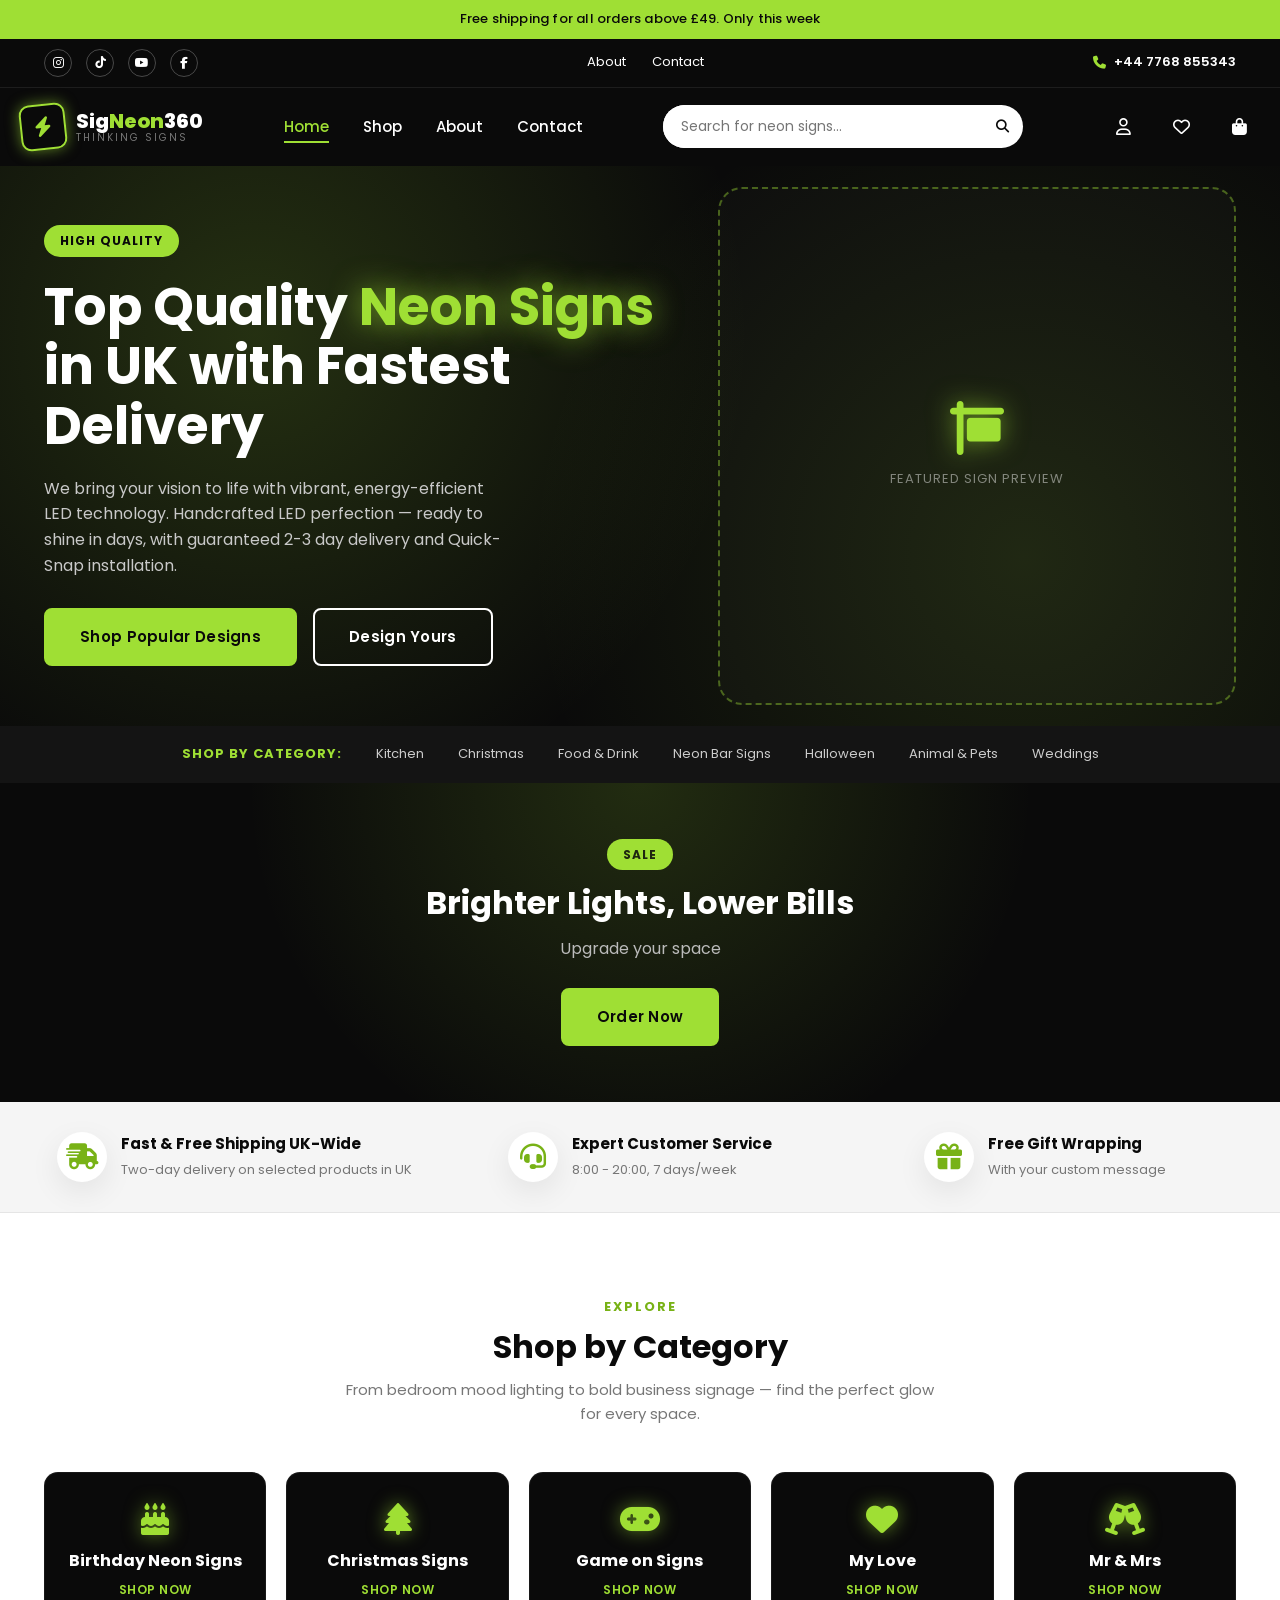
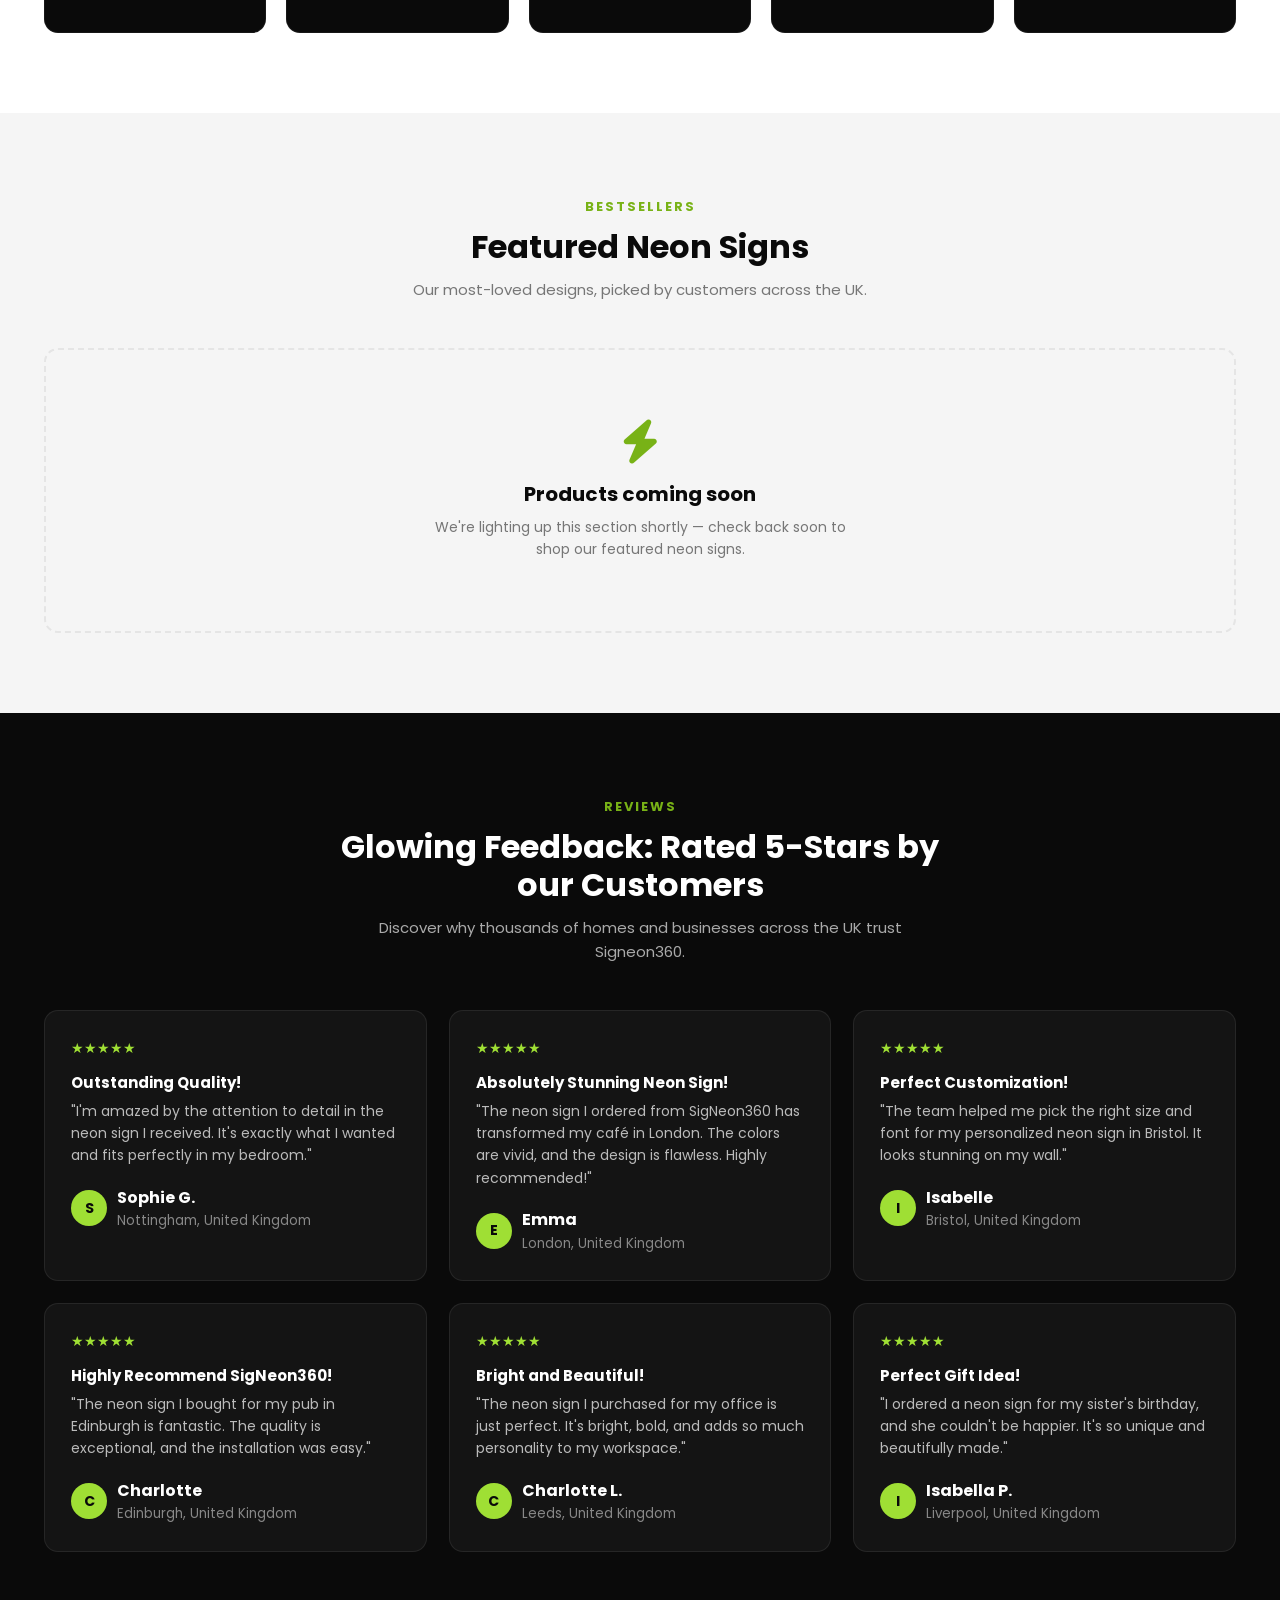
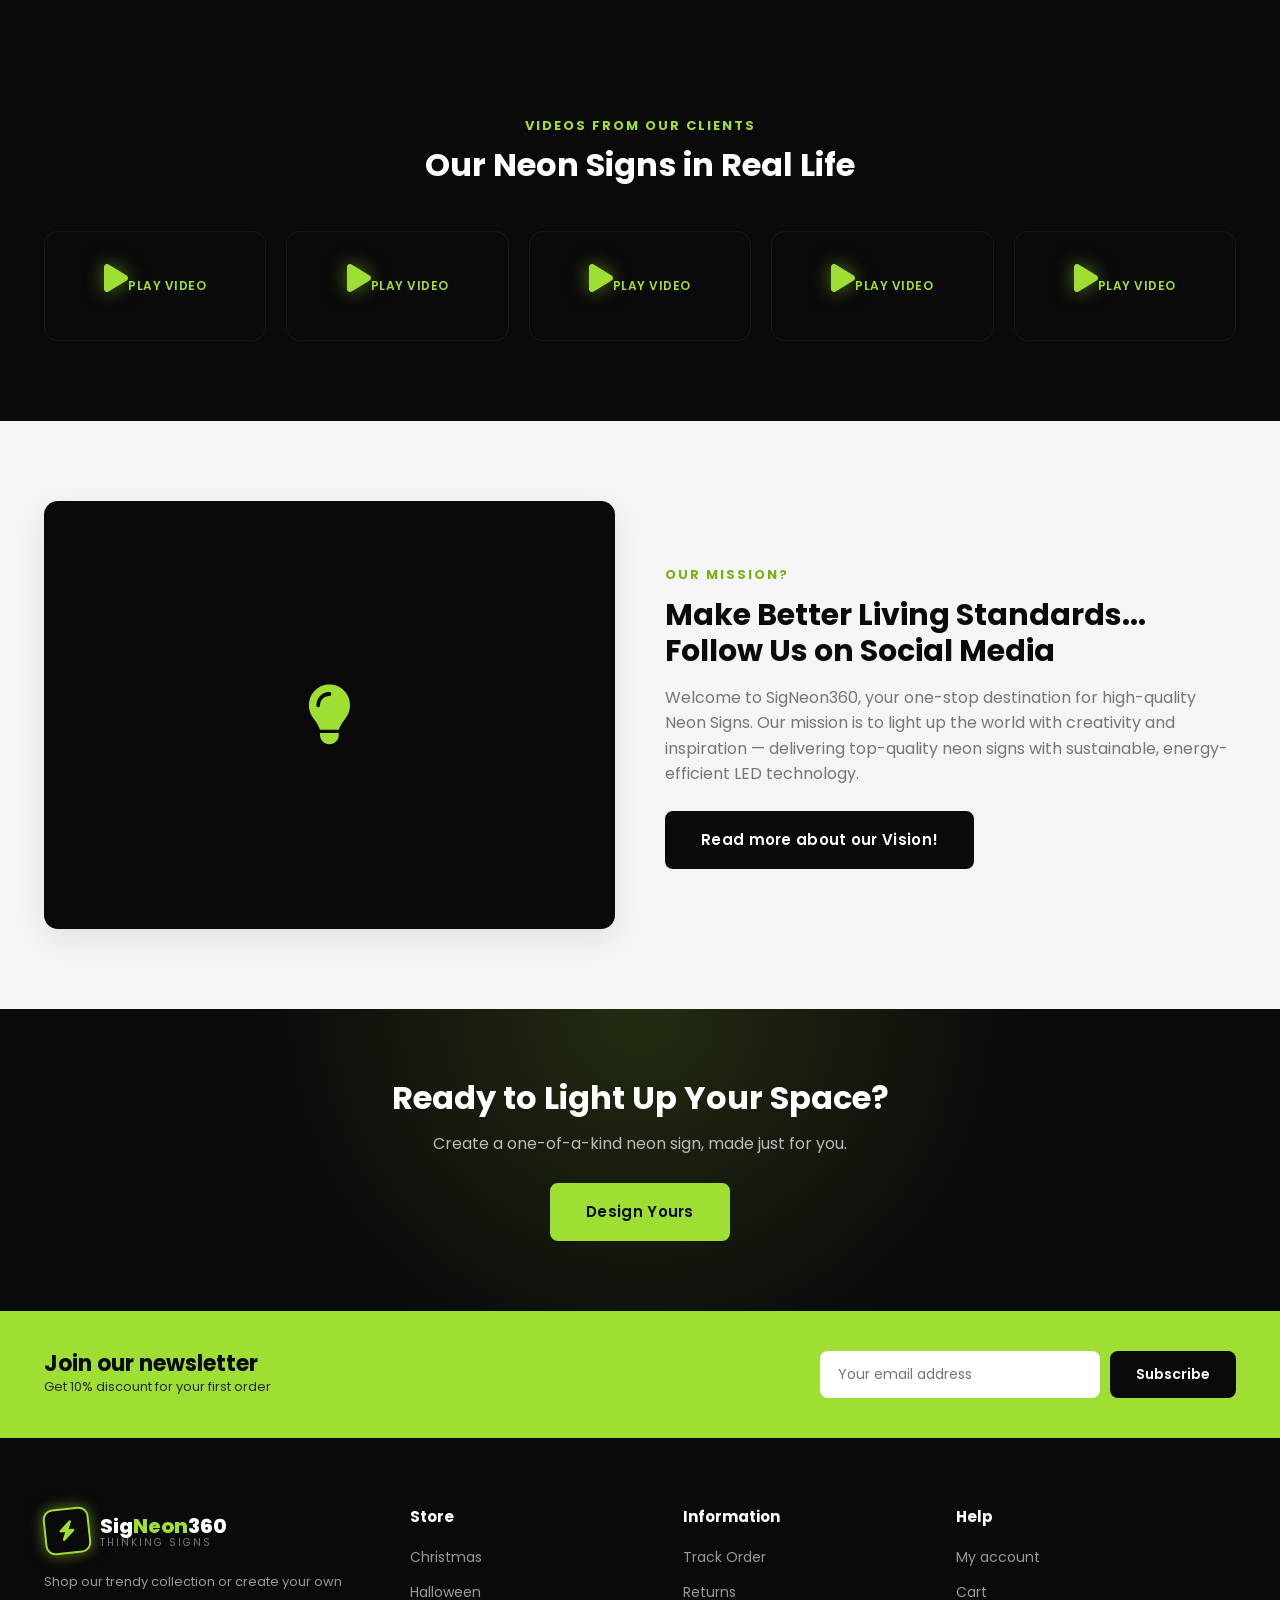
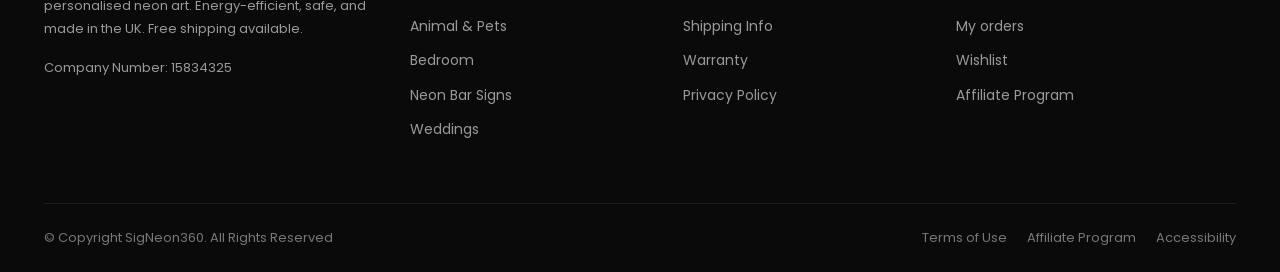
<file: index.html>
<!DOCTYPE html>
<html lang="en">
<head>
<meta charset="UTF-8">
<meta name="viewport" content="width=device-width, initial-scale=1.0">
<title>Signeon360 | Custom LED Neon Signs</title>
<meta name="description" content="Shop premium custom LED neon signs. Energy-efficient, safe, made to order — with fast UK-wide delivery.">
<link rel="stylesheet" href="css/style.css">
<link rel="stylesheet" href="https://cdnjs.cloudflare.com/ajax/libs/font-awesome/6.7.2/css/all.min.css">
</head>
<body>

<div class="announce-bar">Free shipping for all orders above £49. Only this week</div>

<header>
  <div class="header-top">
    <div class="container">
      <div class="socials">
        <a href="https://www.instagram.com/signeon360/" target="_blank" rel="noopener" aria-label="Instagram"><i class="fa-brands fa-instagram"></i></a>
        <a href="https://www.tiktok.com/@sign_neon360" target="_blank" rel="noopener" aria-label="TikTok"><i class="fa-brands fa-tiktok"></i></a>
        <a href="https://www.youtube.com/@SigNeon360" target="_blank" rel="noopener" aria-label="YouTube"><i class="fa-brands fa-youtube"></i></a>
        <a href="https://www.facebook.com/signeon360" target="_blank" rel="noopener" aria-label="Facebook"><i class="fa-brands fa-facebook-f"></i></a>
      </div>
      <div class="top-links">
        <a href="about.html">About</a>
        <a href="contact.html">Contact</a>
      </div>
      <div class="top-phone"><i class="fa-solid fa-phone"></i> +44 7768 855343</div>
    </div>
  </div>

  <div class="header-main">
    <nav class="navbar container">
      <button class="mobile-toggle" id="mobile-toggle" aria-label="Toggle menu"><i class="fa-solid fa-bars"></i></button>

      <a href="index.html" class="logo">
        <span class="logo-mark"><i class="fa-solid fa-bolt"></i></span>
        <span class="logo-text"><strong>Sig<span>Neon</span>360</strong><small>Thinking Signs</small></span>
      </a>

      <ul class="nav-links" id="nav-links">
        <li><a href="index.html" class="active">Home</a></li>
        <li><a href="shop.html">Shop</a></li>
        <li><a href="about.html">About</a></li>
        <li><a href="contact.html">Contact</a></li>
      </ul>

      <form class="header-search">
        <input type="text" placeholder="Search for neon signs...">
        <button type="submit"><i class="fa-solid fa-magnifying-glass"></i></button>
      </form>

      <div class="nav-icons">
        <a href="#" aria-label="Account"><i class="fa-regular fa-user"></i></a>
        <a href="#" aria-label="Wishlist"><i class="fa-regular fa-heart"></i></a>
        <a href="cart.html" aria-label="Cart"><i class="fa-solid fa-bag-shopping"></i><span class="cart-count">0</span></a>
      </div>
    </nav>
  </div>
</header>

<main>

  <!-- HERO -->
  <section class="hero">
    <div class="container hero-grid">
      <div class="hero-content">
        <span class="hero-badge">High Quality</span>
        <h1>Top Quality <span>Neon Signs</span> in UK with Fastest Delivery</h1>
        <p>We bring your vision to life with vibrant, energy-efficient LED technology. Handcrafted LED perfection — ready to shine in days, with guaranteed 2-3 day delivery and Quick-Snap installation.</p>
        <div class="hero-actions">
          <a href="shop.html" class="btn btn-neon">Shop Popular Designs</a>
          <a href="contact.html" class="btn btn-outline" style="border-color:#fff;color:#fff;">Design Yours</a>
        </div>
      </div>
      <div class="hero-visual" id="hero-visual">
        <i class="fa-solid fa-sign-hanging"></i>
        <span>Featured Sign Preview</span>
      </div>
    </div>
  </section>

  <!-- SHOP BY CATEGORY MARQUEE -->
  <section style="background:var(--black-soft);padding:18px 0;overflow:hidden;">
    <div class="container">
      <div style="display:flex;flex-wrap:wrap;justify-content:center;gap:14px 34px;">
        <span style="color:var(--neon);font-size:13px;font-weight:700;letter-spacing:1px;text-transform:uppercase;">Shop by category:</span>
        <a href="shop.html?category=popular-designs-neon-signs-for-home-kitchen" class="cat-marquee-link">Kitchen</a>
        <a href="shop.html?category=popular-designs-christmas" class="cat-marquee-link">Christmas</a>
        <a href="shop.html?category=popular-designs-food-drink" class="cat-marquee-link">Food &amp; Drink</a>
        <a href="shop.html?category=popular-designs-neon-bar-signs" class="cat-marquee-link">Neon Bar Signs</a>
        <a href="shop.html?category=popular-designs-neon-signs-for-events-halloween" class="cat-marquee-link">Halloween</a>
        <a href="shop.html?category=popular-designs-animal-pets" class="cat-marquee-link">Animal &amp; Pets</a>
        <a href="shop.html?category=popular-designs-neon-signs-for-events-weddings" class="cat-marquee-link">Weddings</a>
      </div>
    </div>
  </section>

  <!-- SALE BANNER -->
  <section class="cta-banner" style="padding:56px 0;">
    <div class="container">
      <span class="hero-badge" style="margin-bottom:14px;">Sale</span>
      <h2>Brighter Lights, Lower Bills</h2>
      <p>Upgrade your space</p>
      <a href="shop.html" class="btn btn-neon">Order Now</a>
    </div>
  </section>

  <!-- TRUST STRIP -->
  <section class="trust-strip">
    <div class="container trust-grid">
      <div class="trust-item">
        <i class="fa-solid fa-truck-fast"></i>
        <div><strong>Fast & Free Shipping UK-Wide</strong><small>Two-day delivery on selected products in UK</small></div>
      </div>
      <div class="trust-item">
        <i class="fa-solid fa-headset"></i>
        <div><strong>Expert Customer Service</strong><small>8:00 - 20:00, 7 days/week</small></div>
      </div>
      <div class="trust-item">
        <i class="fa-solid fa-gift"></i>
        <div><strong>Free Gift Wrapping</strong><small>With your custom message</small></div>
      </div>
    </div>
  </section>

  <!-- CATEGORIES -->
  <section class="section">
    <div class="container">
      <div class="section-heading">
        <span class="eyebrow">Explore</span>
        <h2>Shop by Category</h2>
        <p>From bedroom mood lighting to bold business signage — find the perfect glow for every space.</p>
      </div>
      <div class="category-grid">
        <a href="shop.html" class="category-card">
          <i class="fa-solid fa-cake-candles"></i>
          <h3>Birthday Neon Signs</h3>
          <span>Shop now</span>
        </a>
        <a href="shop.html" class="category-card">
          <i class="fa-solid fa-tree"></i>
          <h3>Christmas Signs</h3>
          <span>Shop now</span>
        </a>
        <a href="shop.html" class="category-card">
          <i class="fa-solid fa-gamepad"></i>
          <h3>Game on Signs</h3>
          <span>Shop now</span>
        </a>
        <a href="shop.html" class="category-card">
          <i class="fa-solid fa-heart"></i>
          <h3>My Love</h3>
          <span>Shop now</span>
        </a>
        <a href="shop.html" class="category-card">
          <i class="fa-solid fa-champagne-glasses"></i>
          <h3>Mr &amp; Mrs</h3>
          <span>Shop now</span>
        </a>
      </div>
    </div>
  </section>

  <!-- FEATURED PRODUCTS (empty — to be added later) -->
  <section class="section" style="background:var(--light);">
    <div class="container">
      <div class="section-heading">
        <span class="eyebrow">Bestsellers</span>
        <h2>Featured Neon Signs</h2>
        <p>Our most-loved designs, picked by customers across the UK.</p>
      </div>
      <div class="product-grid" id="featured-products">
        <div class="empty-state">
          <i class="fa-solid fa-bolt"></i>
          <h3>Products coming soon</h3>
          <p>We're lighting up this section shortly — check back soon to shop our featured neon signs.</p>
        </div>
      </div>
    </div>
  </section>

  <!-- TESTIMONIALS -->
  <section class="section testimonial-strip">
    <div class="container">
      <div class="section-heading">
        <span class="eyebrow">Reviews</span>
        <h2>Glowing Feedback: Rated 5-Stars by our Customers</h2>
        <p>Discover why thousands of homes and businesses across the UK trust Signeon360.</p>
      </div>
      <div class="testimonial-grid">
        <div class="testimonial-card">
          <div class="stars">★★★★★</div>
          <h4>Outstanding Quality!</h4>
          <p>"I'm amazed by the attention to detail in the neon sign I received. It's exactly what I wanted and fits perfectly in my bedroom."</p>
          <div class="testimonial-author">
            <div class="avatar">S</div>
            <div><strong>Sophie G.</strong><small>Nottingham, United Kingdom</small></div>
          </div>
        </div>
        <div class="testimonial-card">
          <div class="stars">★★★★★</div>
          <h4>Absolutely Stunning Neon Sign!</h4>
          <p>"The neon sign I ordered from SigNeon360 has transformed my café in London. The colors are vivid, and the design is flawless. Highly recommended!"</p>
          <div class="testimonial-author">
            <div class="avatar">E</div>
            <div><strong>Emma</strong><small>London, United Kingdom</small></div>
          </div>
        </div>
        <div class="testimonial-card">
          <div class="stars">★★★★★</div>
          <h4>Perfect Customization!</h4>
          <p>"The team helped me pick the right size and font for my personalized neon sign in Bristol. It looks stunning on my wall."</p>
          <div class="testimonial-author">
            <div class="avatar">I</div>
            <div><strong>Isabelle</strong><small>Bristol, United Kingdom</small></div>
          </div>
        </div>
        <div class="testimonial-card">
          <div class="stars">★★★★★</div>
          <h4>Highly Recommend SigNeon360!</h4>
          <p>"The neon sign I bought for my pub in Edinburgh is fantastic. The quality is exceptional, and the installation was easy."</p>
          <div class="testimonial-author">
            <div class="avatar">C</div>
            <div><strong>Charlotte</strong><small>Edinburgh, United Kingdom</small></div>
          </div>
        </div>
        <div class="testimonial-card">
          <div class="stars">★★★★★</div>
          <h4>Bright and Beautiful!</h4>
          <p>"The neon sign I purchased for my office is just perfect. It's bright, bold, and adds so much personality to my workspace."</p>
          <div class="testimonial-author">
            <div class="avatar">C</div>
            <div><strong>Charlotte L.</strong><small>Leeds, United Kingdom</small></div>
          </div>
        </div>
        <div class="testimonial-card">
          <div class="stars">★★★★★</div>
          <h4>Perfect Gift Idea!</h4>
          <p>"I ordered a neon sign for my sister's birthday, and she couldn't be happier. It's so unique and beautifully made."</p>
          <div class="testimonial-author">
            <div class="avatar">I</div>
            <div><strong>Isabella P.</strong><small>Liverpool, United Kingdom</small></div>
          </div>
        </div>
      </div>
    </div>
  </section>

  <!-- VIDEOS FROM CLIENTS -->
  <section class="section" style="background:var(--black);">
    <div class="container">
      <div class="section-heading">
        <span class="eyebrow" style="color:var(--neon);">Videos from our clients</span>
        <h2 style="color:#fff;">Our Neon Signs in Real Life</h2>
      </div>
      <div class="category-grid video-grid">
        <div class="category-card" style="cursor:default;"><i class="fa-solid fa-play"></i><span>Play Video</span></div>
        <div class="category-card" style="cursor:default;"><i class="fa-solid fa-play"></i><span>Play Video</span></div>
        <div class="category-card" style="cursor:default;"><i class="fa-solid fa-play"></i><span>Play Video</span></div>
        <div class="category-card" style="cursor:default;"><i class="fa-solid fa-play"></i><span>Play Video</span></div>
        <div class="category-card" style="cursor:default;"><i class="fa-solid fa-play"></i><span>Play Video</span></div>
      </div>
    </div>
  </section>

  <!-- MISSION -->
  <section class="section mission">
    <div class="container mission-grid">
      <div class="mission-visual"><i class="fa-solid fa-lightbulb"></i></div>
      <div class="mission-content">
        <span class="eyebrow">Our Mission?</span>
        <h2>Make Better Living Standards... Follow Us on Social Media</h2>
        <p>Welcome to SigNeon360, your one-stop destination for high-quality Neon Signs. Our mission is to light up the world with creativity and inspiration — delivering top-quality neon signs with sustainable, energy-efficient LED technology.</p>
        <a href="about.html" class="btn">Read more about our Vision!</a>
      </div>
    </div>
  </section>

  <!-- CTA -->
  <section class="cta-banner">
    <div class="container">
      <h2>Ready to Light Up Your Space?</h2>
      <p>Create a one-of-a-kind neon sign, made just for you.</p>
      <a href="contact.html" class="btn btn-neon">Design Yours</a>
    </div>
  </section>

</main>

<!-- NEWSLETTER -->
<div class="newsletter">
  <div class="container">
    <div>
      <h3>Join our newsletter</h3>
      <p>Get 10% discount for your first order</p>
    </div>
    <form class="newsletter-form" data-placeholder-form="Thanks for subscribing!">
      <input type="email" placeholder="Your email address" required>
      <button type="submit">Subscribe</button>
    </form>
  </div>
</div>

<footer class="site-footer">
  <div class="container">
    <div class="footer-grid">
      <div class="footer-col">
        <a href="index.html" class="logo">
          <span class="logo-mark"><i class="fa-solid fa-bolt"></i></span>
          <span class="logo-text"><strong>Sig<span>Neon</span>360</strong><small>Thinking Signs</small></span>
        </a>
        <p>Shop our trendy collection or create your own personalised neon art. Energy-efficient, safe, and made in the UK. Free shipping available.</p>
        <p class="footer-company">Company Number: 15834325</p>
      </div>
      <div class="footer-col">
        <h4>Store</h4>
        <ul>
          <li><a href="shop.html">Christmas</a></li>
          <li><a href="shop.html">Halloween</a></li>
          <li><a href="shop.html">Animal &amp; Pets</a></li>
          <li><a href="shop.html">Bedroom</a></li>
          <li><a href="shop.html">Neon Bar Signs</a></li>
          <li><a href="shop.html">Weddings</a></li>
        </ul>
      </div>
      <div class="footer-col">
        <h4>Information</h4>
        <ul>
          <li><a href="#">Track Order</a></li>
          <li><a href="#">Returns</a></li>
          <li><a href="#">Shipping Info</a></li>
          <li><a href="#">Warranty</a></li>
          <li><a href="#">Privacy Policy</a></li>
        </ul>
      </div>
      <div class="footer-col">
        <h4>Help</h4>
        <ul>
          <li><a href="#">My account</a></li>
          <li><a href="cart.html">Cart</a></li>
          <li><a href="#">My orders</a></li>
          <li><a href="#">Wishlist</a></li>
          <li><a href="#">Affiliate Program</a></li>
        </ul>
      </div>
    </div>
    <div class="footer-bottom">
      <p>© Copyright SigNeon360. All Rights Reserved</p>
      <div class="footer-bottom-links">
        <a href="#">Terms of Use</a>
        <a href="#">Affiliate Program</a>
        <a href="#">Accessibility</a>
      </div>
    </div>
  </div>
</footer>

<button class="back-to-top" id="back-to-top" aria-label="Back to top"><i class="fa-solid fa-arrow-up"></i></button>

<script src="JS/price-format.js"></script>
<script src="JS/home.js"></script>
<script src="JS/cart-badge.js"></script>
<script src="JS/script.js"></script>
</body>
</html>
</file>
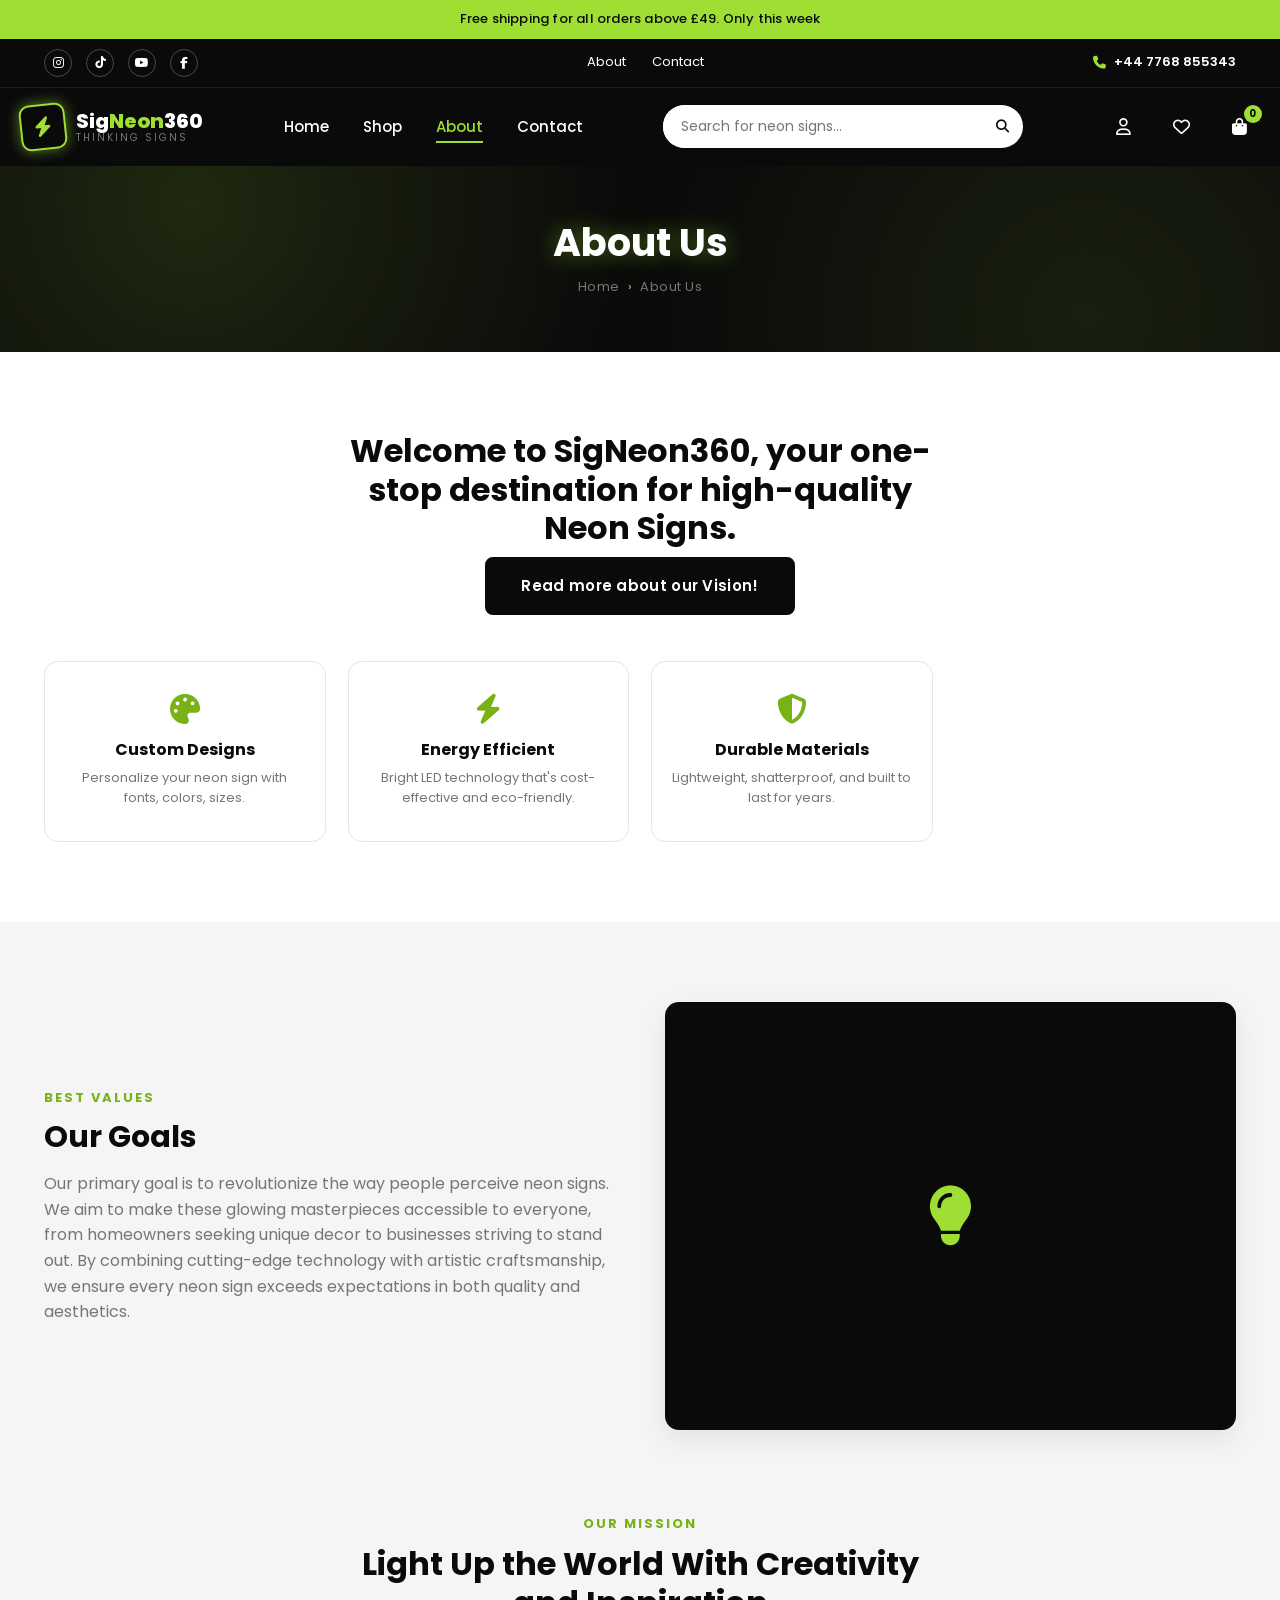
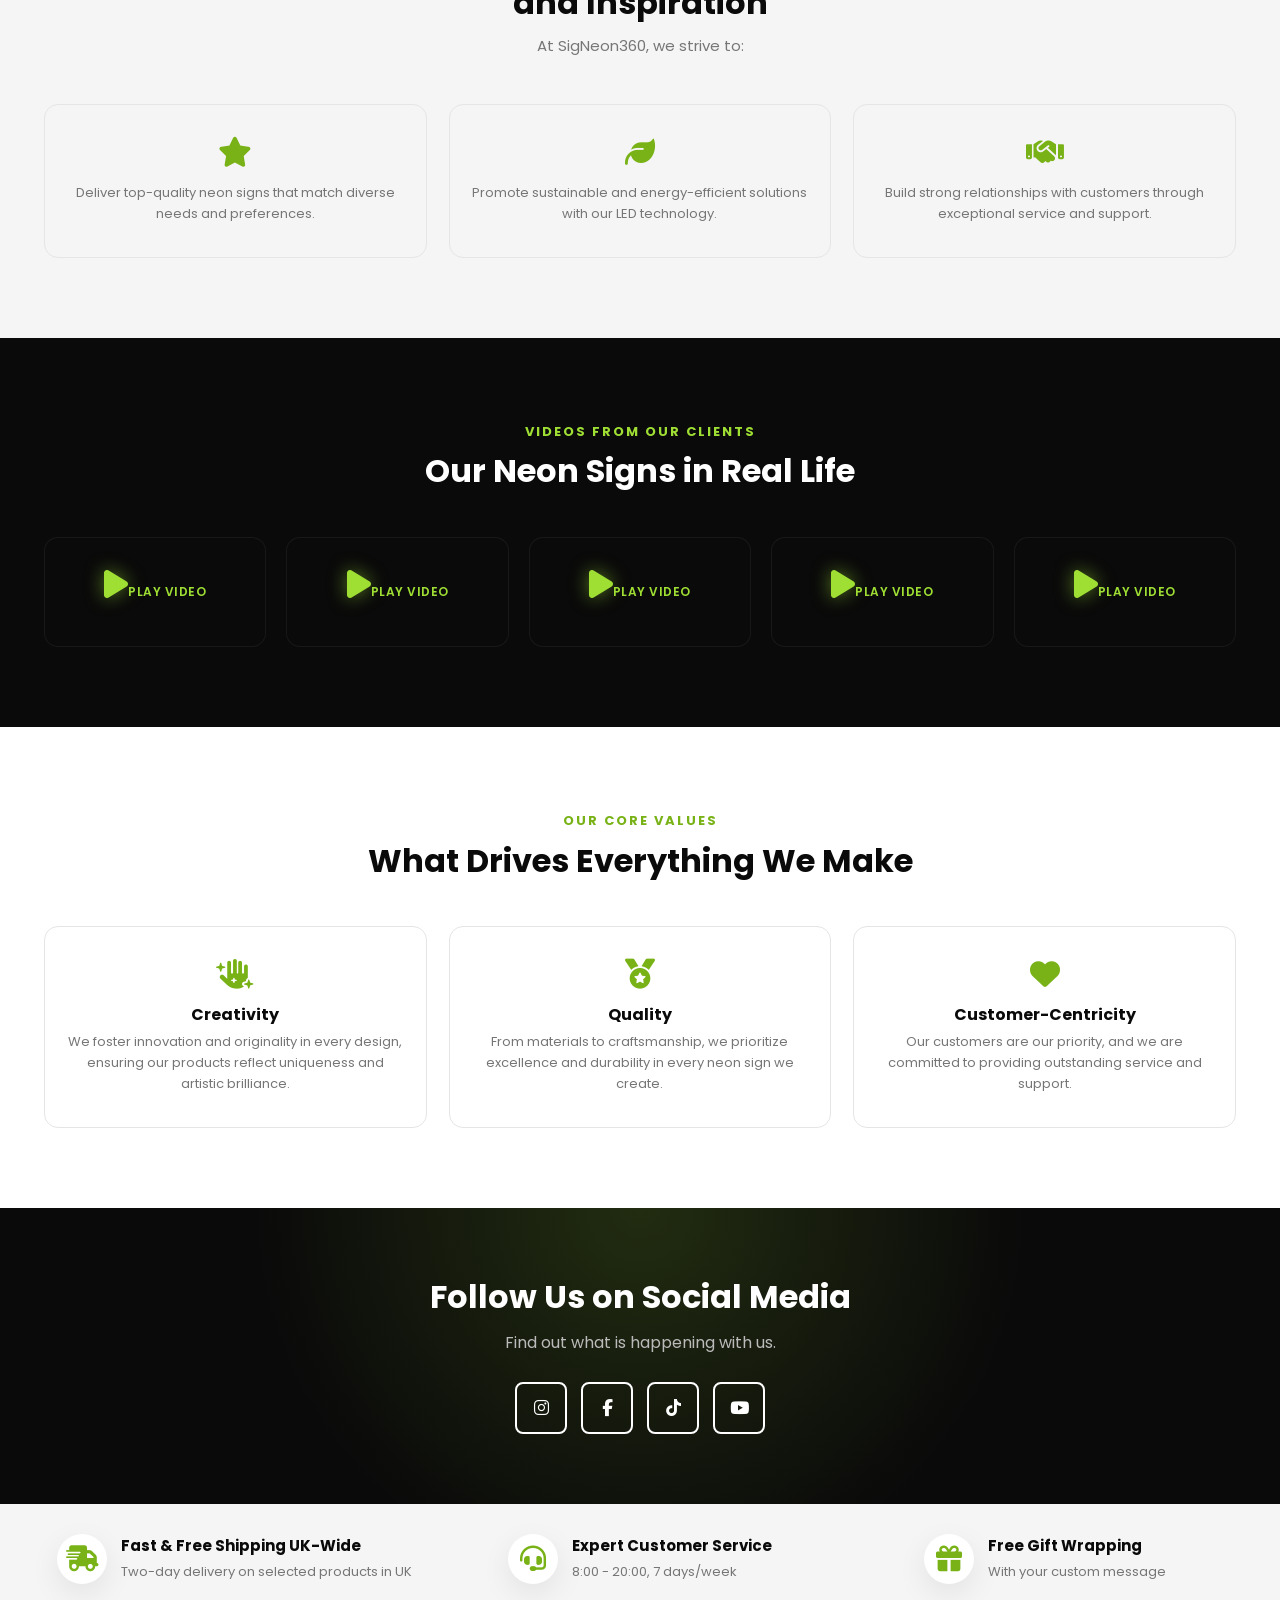
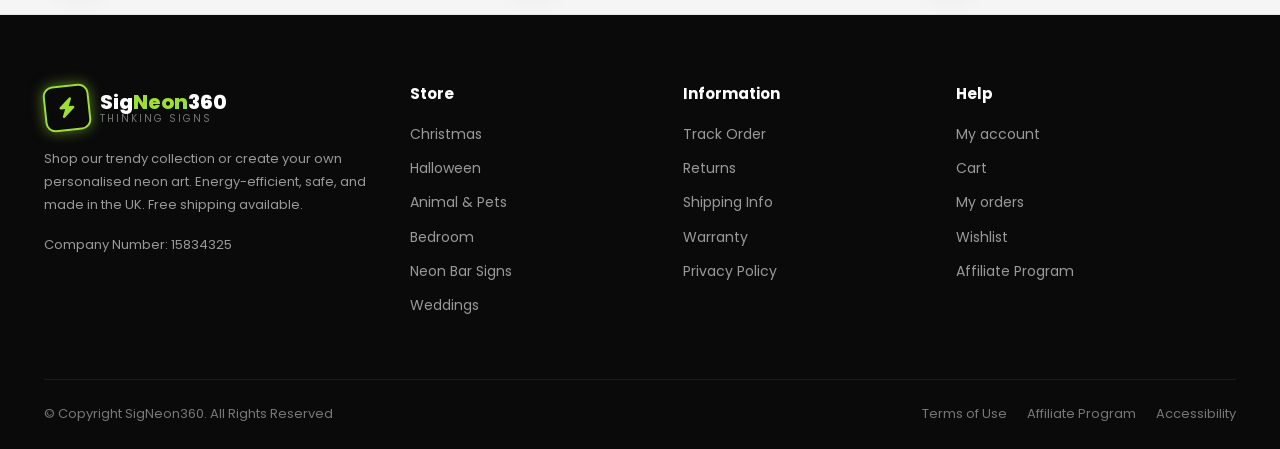
<file: about.html>
<!DOCTYPE html>
<html lang="en">
<head>
<meta charset="UTF-8">
<meta name="viewport" content="width=device-width, initial-scale=1.0">
<title>About Us | Signeon360</title>
<link rel="stylesheet" href="css/style.css">
<link rel="stylesheet" href="https://cdnjs.cloudflare.com/ajax/libs/font-awesome/6.7.2/css/all.min.css">
</head>
<body>

<div class="announce-bar">Free shipping for all orders above £49. Only this week</div>

<header>
  <div class="header-top">
    <div class="container">
      <div class="socials">
        <a href="https://www.instagram.com/signeon360/" target="_blank" rel="noopener" aria-label="Instagram"><i class="fa-brands fa-instagram"></i></a>
        <a href="https://www.tiktok.com/@sign_neon360" target="_blank" rel="noopener" aria-label="TikTok"><i class="fa-brands fa-tiktok"></i></a>
        <a href="https://www.youtube.com/@SigNeon360" target="_blank" rel="noopener" aria-label="YouTube"><i class="fa-brands fa-youtube"></i></a>
        <a href="https://www.facebook.com/signeon360" target="_blank" rel="noopener" aria-label="Facebook"><i class="fa-brands fa-facebook-f"></i></a>
      </div>
      <div class="top-links">
        <a href="about.html">About</a>
        <a href="contact.html">Contact</a>
      </div>
      <div class="top-phone"><i class="fa-solid fa-phone"></i> +44 7768 855343</div>
    </div>
  </div>

  <div class="header-main">
    <nav class="navbar container">
      <button class="mobile-toggle" id="mobile-toggle" aria-label="Toggle menu"><i class="fa-solid fa-bars"></i></button>

      <a href="index.html" class="logo">
        <span class="logo-mark"><i class="fa-solid fa-bolt"></i></span>
        <span class="logo-text"><strong>Sig<span>Neon</span>360</strong><small>Thinking Signs</small></span>
      </a>

      <ul class="nav-links" id="nav-links">
        <li><a href="index.html">Home</a></li>
        <li><a href="shop.html">Shop</a></li>
        <li><a href="about.html" class="active">About</a></li>
        <li><a href="contact.html">Contact</a></li>
      </ul>

      <form class="header-search">
        <input type="text" placeholder="Search for neon signs...">
        <button type="submit"><i class="fa-solid fa-magnifying-glass"></i></button>
      </form>

      <div class="nav-icons">
        <a href="#" aria-label="Account"><i class="fa-regular fa-user"></i></a>
        <a href="#" aria-label="Wishlist"><i class="fa-regular fa-heart"></i></a>
        <a href="cart.html" aria-label="Cart"><i class="fa-solid fa-bag-shopping"></i><span class="cart-count">0</span></a>
      </div>
    </nav>
  </div>
</header>

<section class="page-hero">
  <div class="container">
    <h1>About Us</h1>
    <div class="breadcrumb">
      <a href="index.html">Home</a><span>›</span><a href="about.html">About Us</a>
    </div>
  </div>
</section>

<main>

  <!-- INTRO -->
  <section class="section">
    <div class="container">
      <div class="section-heading">
        <h2>Welcome to SigNeon360, your one-stop destination for high-quality Neon Signs.</h2>
        <a href="#our-mission" class="btn" style="margin-top:10px;">Read more about our Vision!</a>
      </div>
      <div class="about-values">
        <div class="value-card">
          <i class="fa-solid fa-palette"></i>
          <h3>Custom Designs</h3>
          <p>Personalize your neon sign with fonts, colors, sizes.</p>
        </div>
        <div class="value-card">
          <i class="fa-solid fa-bolt"></i>
          <h3>Energy Efficient</h3>
          <p>Bright LED technology that's cost-effective and eco-friendly.</p>
        </div>
        <div class="value-card">
          <i class="fa-solid fa-shield-halved"></i>
          <h3>Durable Materials</h3>
          <p>Lightweight, shatterproof, and built to last for years.</p>
        </div>
      </div>
    </div>
  </section>

  <!-- GOALS + MISSION -->
  <section class="section mission" id="our-mission">
    <div class="container mission-grid">
      <div class="mission-content">
        <span class="eyebrow">Best Values</span>
        <h2>Our Goals</h2>
        <p>Our primary goal is to revolutionize the way people perceive neon signs. We aim to make these glowing masterpieces accessible to everyone, from homeowners seeking unique decor to businesses striving to stand out. By combining cutting-edge technology with artistic craftsmanship, we ensure every neon sign exceeds expectations in both quality and aesthetics.</p>
      </div>
      <div class="mission-visual"><i class="fa-solid fa-lightbulb"></i></div>
    </div>
  </section>

  <section class="section" style="background:var(--light);padding-top:0;">
    <div class="container">
      <div class="section-heading">
        <span class="eyebrow">Our Mission</span>
        <h2>Light Up the World With Creativity and Inspiration</h2>
        <p>At SigNeon360, we strive to:</p>
      </div>
      <div class="about-values about-values-3">
        <div class="value-card">
          <i class="fa-solid fa-star"></i>
          <p>Deliver top-quality neon signs that match diverse needs and preferences.</p>
        </div>
        <div class="value-card">
          <i class="fa-solid fa-leaf"></i>
          <p>Promote sustainable and energy-efficient solutions with our LED technology.</p>
        </div>
        <div class="value-card">
          <i class="fa-solid fa-handshake"></i>
          <p>Build strong relationships with customers through exceptional service and support.</p>
        </div>
      </div>
    </div>
  </section>

  <!-- VIDEOS -->
  <section class="section" style="background:var(--black);">
    <div class="container">
      <div class="section-heading">
        <span class="eyebrow" style="color:var(--neon);">Videos from our clients</span>
        <h2 style="color:#fff;">Our Neon Signs in Real Life</h2>
      </div>
      <div class="category-grid video-grid">
        <div class="category-card" style="cursor:default;"><i class="fa-solid fa-play"></i><span>Play Video</span></div>
        <div class="category-card" style="cursor:default;"><i class="fa-solid fa-play"></i><span>Play Video</span></div>
        <div class="category-card" style="cursor:default;"><i class="fa-solid fa-play"></i><span>Play Video</span></div>
        <div class="category-card" style="cursor:default;"><i class="fa-solid fa-play"></i><span>Play Video</span></div>
        <div class="category-card" style="cursor:default;"><i class="fa-solid fa-play"></i><span>Play Video</span></div>
      </div>
    </div>
  </section>

  <!-- CORE VALUES -->
  <section class="section">
    <div class="container">
      <div class="section-heading">
        <span class="eyebrow">Our core values</span>
        <h2>What Drives Everything We Make</h2>
      </div>
      <div class="about-values about-values-3">
        <div class="value-card">
          <i class="fa-solid fa-hand-sparkles"></i>
          <h3>Creativity</h3>
          <p>We foster innovation and originality in every design, ensuring our products reflect uniqueness and artistic brilliance.</p>
        </div>
        <div class="value-card">
          <i class="fa-solid fa-medal"></i>
          <h3>Quality</h3>
          <p>From materials to craftsmanship, we prioritize excellence and durability in every neon sign we create.</p>
        </div>
        <div class="value-card">
          <i class="fa-solid fa-heart"></i>
          <h3>Customer-Centricity</h3>
          <p>Our customers are our priority, and we are committed to providing outstanding service and support.</p>
        </div>
      </div>
    </div>
  </section>

  <!-- FOLLOW US -->
  <section class="cta-banner">
    <div class="container">
      <h2>Follow Us on Social Media</h2>
      <p>Find out what is happening with us.</p>
      <div style="display:flex;gap:14px;justify-content:center;position:relative;">
        <a href="https://www.instagram.com/signeon360/" target="_blank" rel="noopener" class="wishlist-btn" style="border-color:#fff;color:#fff;" aria-label="Instagram"><i class="fa-brands fa-instagram"></i></a>
        <a href="https://www.facebook.com/signeon360" target="_blank" rel="noopener" class="wishlist-btn" style="border-color:#fff;color:#fff;" aria-label="Facebook"><i class="fa-brands fa-facebook-f"></i></a>
        <a href="https://www.tiktok.com/@sign_neon360" target="_blank" rel="noopener" class="wishlist-btn" style="border-color:#fff;color:#fff;" aria-label="TikTok"><i class="fa-brands fa-tiktok"></i></a>
        <a href="https://www.youtube.com/@SigNeon360" target="_blank" rel="noopener" class="wishlist-btn" style="border-color:#fff;color:#fff;" aria-label="YouTube"><i class="fa-brands fa-youtube"></i></a>
      </div>
    </div>
  </section>

  <!-- TRUST STRIP -->
  <section class="trust-strip">
    <div class="container trust-grid">
      <div class="trust-item">
        <i class="fa-solid fa-truck-fast"></i>
        <div><strong>Fast & Free Shipping UK-Wide</strong><small>Two-day delivery on selected products in UK</small></div>
      </div>
      <div class="trust-item">
        <i class="fa-solid fa-headset"></i>
        <div><strong>Expert Customer Service</strong><small>8:00 - 20:00, 7 days/week</small></div>
      </div>
      <div class="trust-item">
        <i class="fa-solid fa-gift"></i>
        <div><strong>Free Gift Wrapping</strong><small>With your custom message</small></div>
      </div>
    </div>
  </section>

</main>

<footer class="site-footer">
  <div class="container">
    <div class="footer-grid">
      <div class="footer-col">
        <a href="index.html" class="logo">
          <span class="logo-mark"><i class="fa-solid fa-bolt"></i></span>
          <span class="logo-text"><strong>Sig<span>Neon</span>360</strong><small>Thinking Signs</small></span>
        </a>
        <p>Shop our trendy collection or create your own personalised neon art. Energy-efficient, safe, and made in the UK. Free shipping available.</p>
        <p class="footer-company">Company Number: 15834325</p>
      </div>
      <div class="footer-col">
        <h4>Store</h4>
        <ul>
          <li><a href="shop.html">Christmas</a></li>
          <li><a href="shop.html">Halloween</a></li>
          <li><a href="shop.html">Animal &amp; Pets</a></li>
          <li><a href="shop.html">Bedroom</a></li>
          <li><a href="shop.html">Neon Bar Signs</a></li>
          <li><a href="shop.html">Weddings</a></li>
        </ul>
      </div>
      <div class="footer-col">
        <h4>Information</h4>
        <ul>
          <li><a href="#">Track Order</a></li>
          <li><a href="#">Returns</a></li>
          <li><a href="#">Shipping Info</a></li>
          <li><a href="#">Warranty</a></li>
          <li><a href="#">Privacy Policy</a></li>
        </ul>
      </div>
      <div class="footer-col">
        <h4>Help</h4>
        <ul>
          <li><a href="#">My account</a></li>
          <li><a href="cart.html">Cart</a></li>
          <li><a href="#">My orders</a></li>
          <li><a href="#">Wishlist</a></li>
          <li><a href="#">Affiliate Program</a></li>
        </ul>
      </div>
    </div>
    <div class="footer-bottom">
      <p>© Copyright SigNeon360. All Rights Reserved</p>
      <div class="footer-bottom-links">
        <a href="#">Terms of Use</a>
        <a href="#">Affiliate Program</a>
        <a href="#">Accessibility</a>
      </div>
    </div>
  </div>
</footer>


<button class="back-to-top" id="back-to-top" aria-label="Back to top"><i class="fa-solid fa-arrow-up"></i></button>

<script src="JS/script.js"></script>
</body>
</html>
</file>
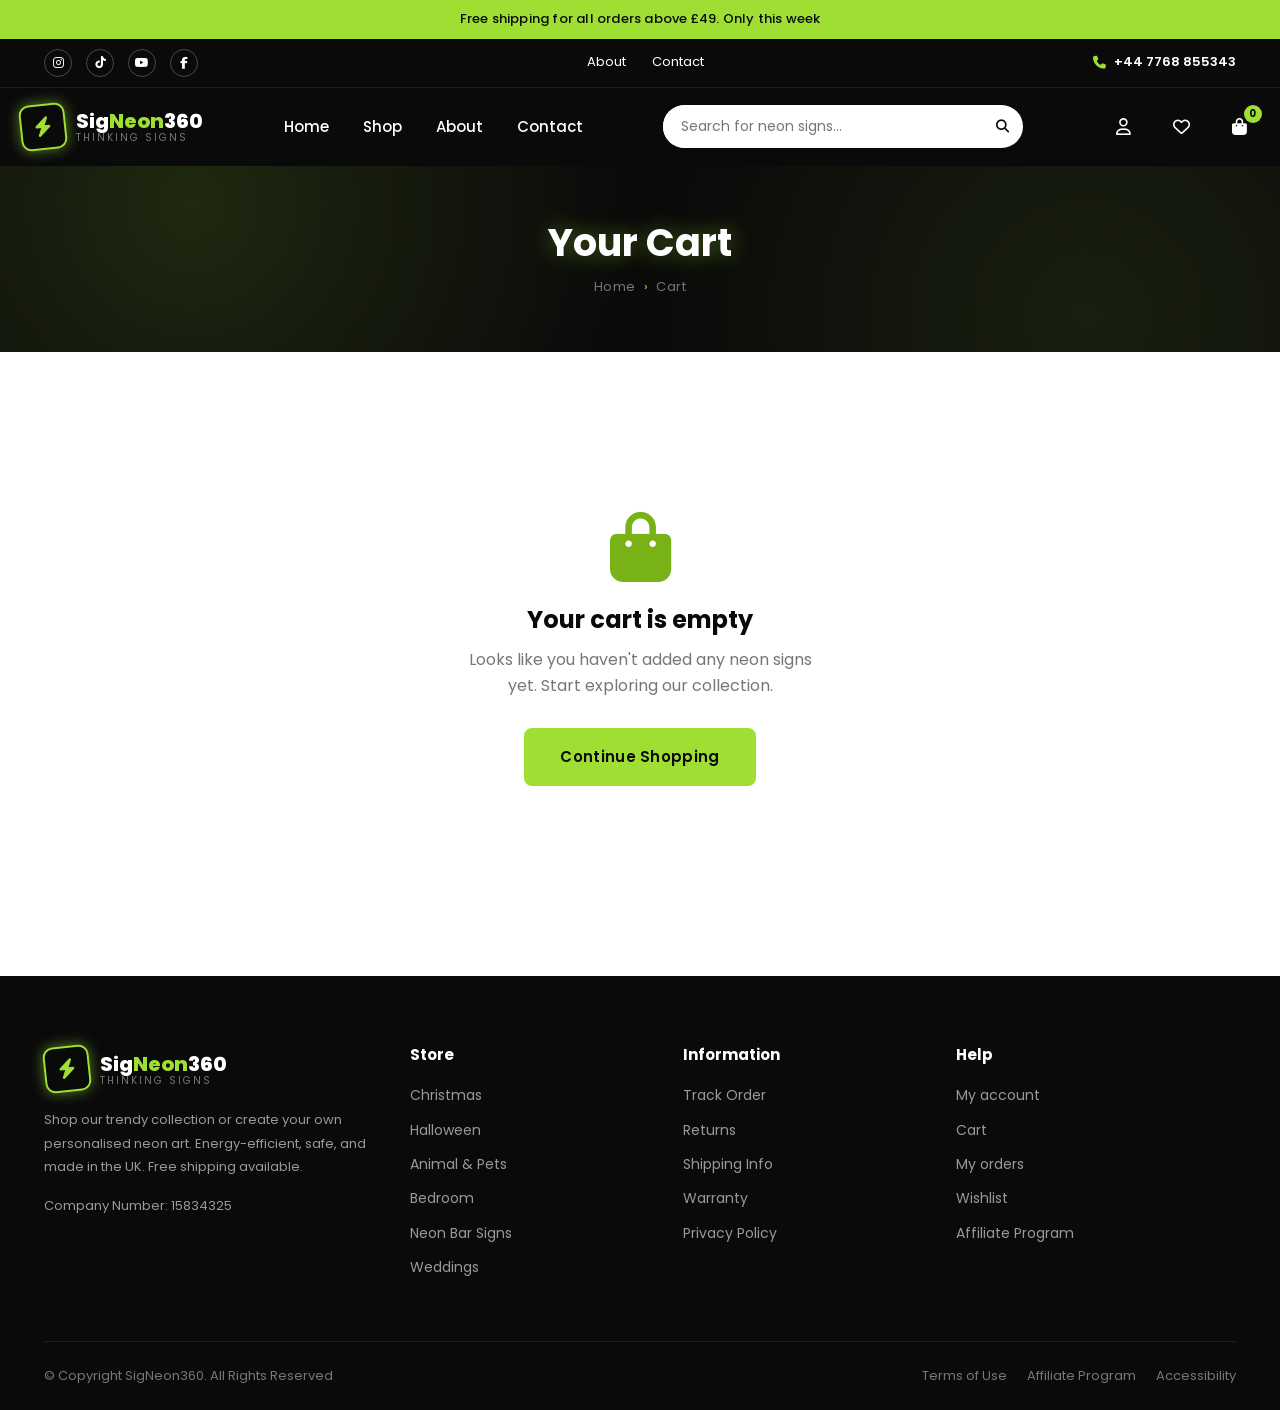
<file: cart.html>
<!DOCTYPE html>
<html lang="en">
<head>
<meta charset="UTF-8">
<meta name="viewport" content="width=device-width, initial-scale=1.0">
<title>Cart | Signeon360</title>
<link rel="stylesheet" href="css/style.css">
<link rel="stylesheet" href="https://cdnjs.cloudflare.com/ajax/libs/font-awesome/6.7.2/css/all.min.css">
</head>
<body>

<div class="announce-bar">Free shipping for all orders above £49. Only this week</div>

<header>
  <div class="header-top">
    <div class="container">
      <div class="socials">
        <a href="https://www.instagram.com/signeon360/" target="_blank" rel="noopener" aria-label="Instagram"><i class="fa-brands fa-instagram"></i></a>
        <a href="https://www.tiktok.com/@sign_neon360" target="_blank" rel="noopener" aria-label="TikTok"><i class="fa-brands fa-tiktok"></i></a>
        <a href="https://www.youtube.com/@SigNeon360" target="_blank" rel="noopener" aria-label="YouTube"><i class="fa-brands fa-youtube"></i></a>
        <a href="https://www.facebook.com/signeon360" target="_blank" rel="noopener" aria-label="Facebook"><i class="fa-brands fa-facebook-f"></i></a>
      </div>
      <div class="top-links">
        <a href="about.html">About</a>
        <a href="contact.html">Contact</a>
      </div>
      <div class="top-phone"><i class="fa-solid fa-phone"></i> +44 7768 855343</div>
    </div>
  </div>

  <div class="header-main">
    <nav class="navbar container">
      <button class="mobile-toggle" id="mobile-toggle" aria-label="Toggle menu"><i class="fa-solid fa-bars"></i></button>

      <a href="index.html" class="logo">
        <span class="logo-mark"><i class="fa-solid fa-bolt"></i></span>
        <span class="logo-text"><strong>Sig<span>Neon</span>360</strong><small>Thinking Signs</small></span>
      </a>

      <ul class="nav-links" id="nav-links">
        <li><a href="index.html">Home</a></li>
        <li><a href="shop.html">Shop</a></li>
        <li><a href="about.html">About</a></li>
        <li><a href="contact.html">Contact</a></li>
      </ul>

      <form class="header-search">
        <input type="text" placeholder="Search for neon signs...">
        <button type="submit"><i class="fa-solid fa-magnifying-glass"></i></button>
      </form>

      <div class="nav-icons">
        <a href="#" aria-label="Account"><i class="fa-regular fa-user"></i></a>
        <a href="#" aria-label="Wishlist"><i class="fa-regular fa-heart"></i></a>
        <a href="cart.html" aria-label="Cart"><i class="fa-solid fa-bag-shopping"></i><span class="cart-count">0</span></a>
      </div>
    </nav>
  </div>
</header>

<section class="page-hero">
  <div class="container">
    <h1>Your Cart</h1>
    <div class="breadcrumb">
      <a href="index.html">Home</a><span>›</span><a href="cart.html">Cart</a>
    </div>
  </div>
</section>

<main>
  <section class="cart-page">
    <div class="container" id="cart-container">

      <!-- Populated by JS/cart.js — starts as the empty-cart state -->
      <div class="empty-cart">
        <i class="fa-solid fa-bag-shopping"></i>
        <h2>Your cart is empty</h2>
        <p>Looks like you haven't added any neon signs yet. Start exploring our collection.</p>
        <a href="shop.html" class="btn btn-neon">Continue Shopping</a>
      </div>

    </div>
  </section>
</main>

<footer class="site-footer">
  <div class="container">
    <div class="footer-grid">
      <div class="footer-col">
        <a href="index.html" class="logo">
          <span class="logo-mark"><i class="fa-solid fa-bolt"></i></span>
          <span class="logo-text"><strong>Sig<span>Neon</span>360</strong><small>Thinking Signs</small></span>
        </a>
        <p>Shop our trendy collection or create your own personalised neon art. Energy-efficient, safe, and made in the UK. Free shipping available.</p>
        <p class="footer-company">Company Number: 15834325</p>
      </div>
      <div class="footer-col">
        <h4>Store</h4>
        <ul>
          <li><a href="shop.html">Christmas</a></li>
          <li><a href="shop.html">Halloween</a></li>
          <li><a href="shop.html">Animal &amp; Pets</a></li>
          <li><a href="shop.html">Bedroom</a></li>
          <li><a href="shop.html">Neon Bar Signs</a></li>
          <li><a href="shop.html">Weddings</a></li>
        </ul>
      </div>
      <div class="footer-col">
        <h4>Information</h4>
        <ul>
          <li><a href="#">Track Order</a></li>
          <li><a href="#">Returns</a></li>
          <li><a href="#">Shipping Info</a></li>
          <li><a href="#">Warranty</a></li>
          <li><a href="#">Privacy Policy</a></li>
        </ul>
      </div>
      <div class="footer-col">
        <h4>Help</h4>
        <ul>
          <li><a href="#">My account</a></li>
          <li><a href="cart.html">Cart</a></li>
          <li><a href="#">My orders</a></li>
          <li><a href="#">Wishlist</a></li>
          <li><a href="#">Affiliate Program</a></li>
        </ul>
      </div>
    </div>
    <div class="footer-bottom">
      <p>© Copyright SigNeon360. All Rights Reserved</p>
      <div class="footer-bottom-links">
        <a href="#">Terms of Use</a>
        <a href="#">Affiliate Program</a>
        <a href="#">Accessibility</a>
      </div>
    </div>
  </div>
</footer>


<button class="back-to-top" id="back-to-top" aria-label="Back to top"><i class="fa-solid fa-arrow-up"></i></button>

<script src="JS/price-format.js"></script>
<script src="JS/cart.js"></script>
<script src="JS/script.js"></script>
</body>
</html>
</file>
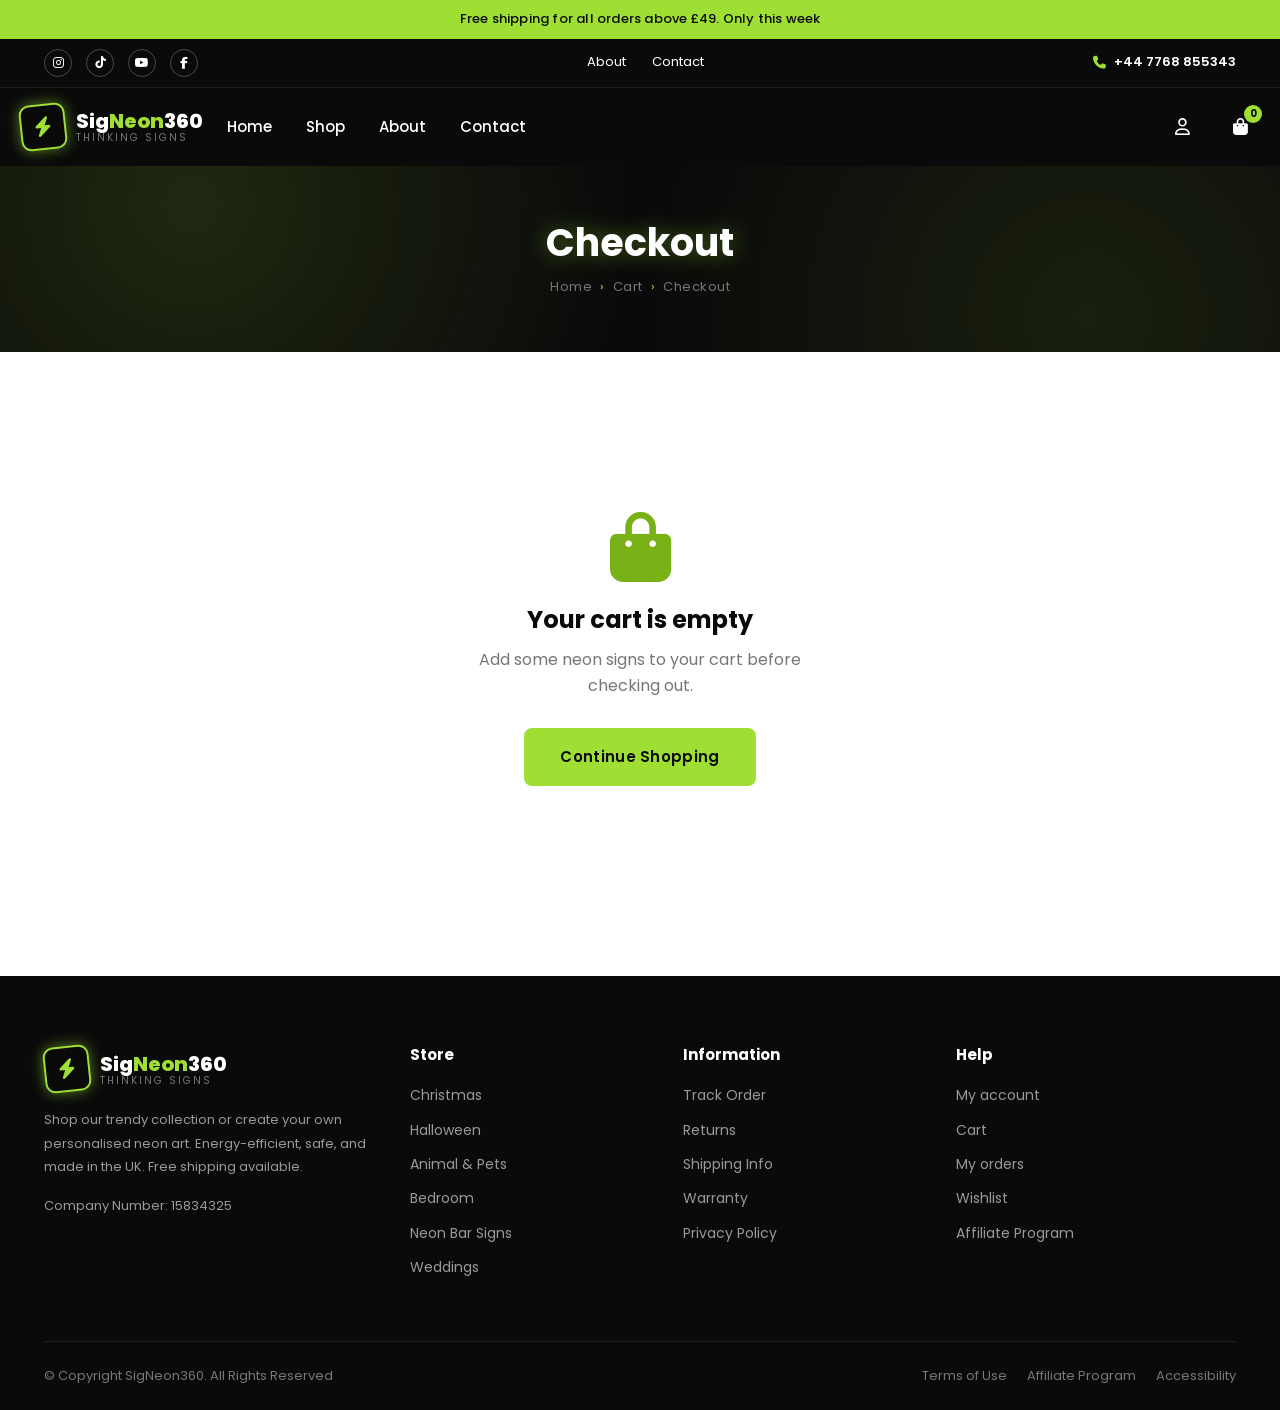
<file: checkout.html>
<!DOCTYPE html>
<html lang="en">
<head>
<meta charset="UTF-8">
<meta name="viewport" content="width=device-width, initial-scale=1.0">
<title>Checkout | Signeon360</title>
<link rel="stylesheet" href="css/style.css">
<link rel="stylesheet" href="https://cdnjs.cloudflare.com/ajax/libs/font-awesome/6.7.2/css/all.min.css">
</head>
<body>

<div class="announce-bar">Free shipping for all orders above £49. Only this week</div>

<header>
  <div class="header-top">
    <div class="container">
      <div class="socials">
        <a href="https://www.instagram.com/signeon360/" target="_blank" rel="noopener" aria-label="Instagram"><i class="fa-brands fa-instagram"></i></a>
        <a href="https://www.tiktok.com/@sign_neon360" target="_blank" rel="noopener" aria-label="TikTok"><i class="fa-brands fa-tiktok"></i></a>
        <a href="https://www.youtube.com/@SigNeon360" target="_blank" rel="noopener" aria-label="YouTube"><i class="fa-brands fa-youtube"></i></a>
        <a href="https://www.facebook.com/signeon360" target="_blank" rel="noopener" aria-label="Facebook"><i class="fa-brands fa-facebook-f"></i></a>
      </div>
      <div class="top-links">
        <a href="about.html">About</a>
        <a href="contact.html">Contact</a>
      </div>
      <div class="top-phone"><i class="fa-solid fa-phone"></i> +44 7768 855343</div>
    </div>
  </div>

  <div class="header-main">
    <nav class="navbar container">
      <button class="mobile-toggle" id="mobile-toggle" aria-label="Toggle menu"><i class="fa-solid fa-bars"></i></button>

      <a href="index.html" class="logo">
        <span class="logo-mark"><i class="fa-solid fa-bolt"></i></span>
        <span class="logo-text"><strong>Sig<span>Neon</span>360</strong><small>Thinking Signs</small></span>
      </a>

      <ul class="nav-links" id="nav-links">
        <li><a href="index.html">Home</a></li>
        <li><a href="shop.html">Shop</a></li>
        <li><a href="about.html">About</a></li>
        <li><a href="contact.html">Contact</a></li>
      </ul>

      <div class="nav-icons" style="margin-left:auto;">
        <a href="#" aria-label="Account"><i class="fa-regular fa-user"></i></a>
        <a href="cart.html" aria-label="Cart"><i class="fa-solid fa-bag-shopping"></i><span class="cart-count">0</span></a>
      </div>
    </nav>
  </div>
</header>

<section class="page-hero">
  <div class="container">
    <h1>Checkout</h1>
    <div class="breadcrumb">
      <a href="index.html">Home</a><span>›</span>
      <a href="cart.html">Cart</a><span>›</span>
      <a href="checkout.html">Checkout</a>
    </div>
  </div>
</section>

<main>
  <section class="checkout-page">
    <div class="container" id="checkout-container">
      <div class="empty-state">
        <i class="fa-solid fa-bag-shopping"></i>
        <h3>Loading checkout...</h3>
      </div>
    </div>
  </section>
</main>

<footer class="site-footer">
  <div class="container">
    <div class="footer-grid">
      <div class="footer-col">
        <a href="index.html" class="logo">
          <span class="logo-mark"><i class="fa-solid fa-bolt"></i></span>
          <span class="logo-text"><strong>Sig<span>Neon</span>360</strong><small>Thinking Signs</small></span>
        </a>
        <p>Shop our trendy collection or create your own personalised neon art. Energy-efficient, safe, and made in the UK. Free shipping available.</p>
        <p class="footer-company">Company Number: 15834325</p>
      </div>
      <div class="footer-col">
        <h4>Store</h4>
        <ul>
          <li><a href="shop.html">Christmas</a></li>
          <li><a href="shop.html">Halloween</a></li>
          <li><a href="shop.html">Animal &amp; Pets</a></li>
          <li><a href="shop.html">Bedroom</a></li>
          <li><a href="shop.html">Neon Bar Signs</a></li>
          <li><a href="shop.html">Weddings</a></li>
        </ul>
      </div>
      <div class="footer-col">
        <h4>Information</h4>
        <ul>
          <li><a href="#">Track Order</a></li>
          <li><a href="#">Returns</a></li>
          <li><a href="#">Shipping Info</a></li>
          <li><a href="#">Warranty</a></li>
          <li><a href="#">Privacy Policy</a></li>
        </ul>
      </div>
      <div class="footer-col">
        <h4>Help</h4>
        <ul>
          <li><a href="#">My account</a></li>
          <li><a href="cart.html">Cart</a></li>
          <li><a href="#">My orders</a></li>
          <li><a href="#">Wishlist</a></li>
          <li><a href="#">Affiliate Program</a></li>
        </ul>
      </div>
    </div>
    <div class="footer-bottom">
      <p>© Copyright SigNeon360. All Rights Reserved</p>
      <div class="footer-bottom-links">
        <a href="#">Terms of Use</a>
        <a href="#">Affiliate Program</a>
        <a href="#">Accessibility</a>
      </div>
    </div>
  </div>
</footer>


<script src="https://js.stripe.com/v3/"></script>
<script src="JS/price-format.js"></script>
<script src="JS/checkout.js"></script>
<script src="JS/script.js"></script>
</body>
</html>
</file>
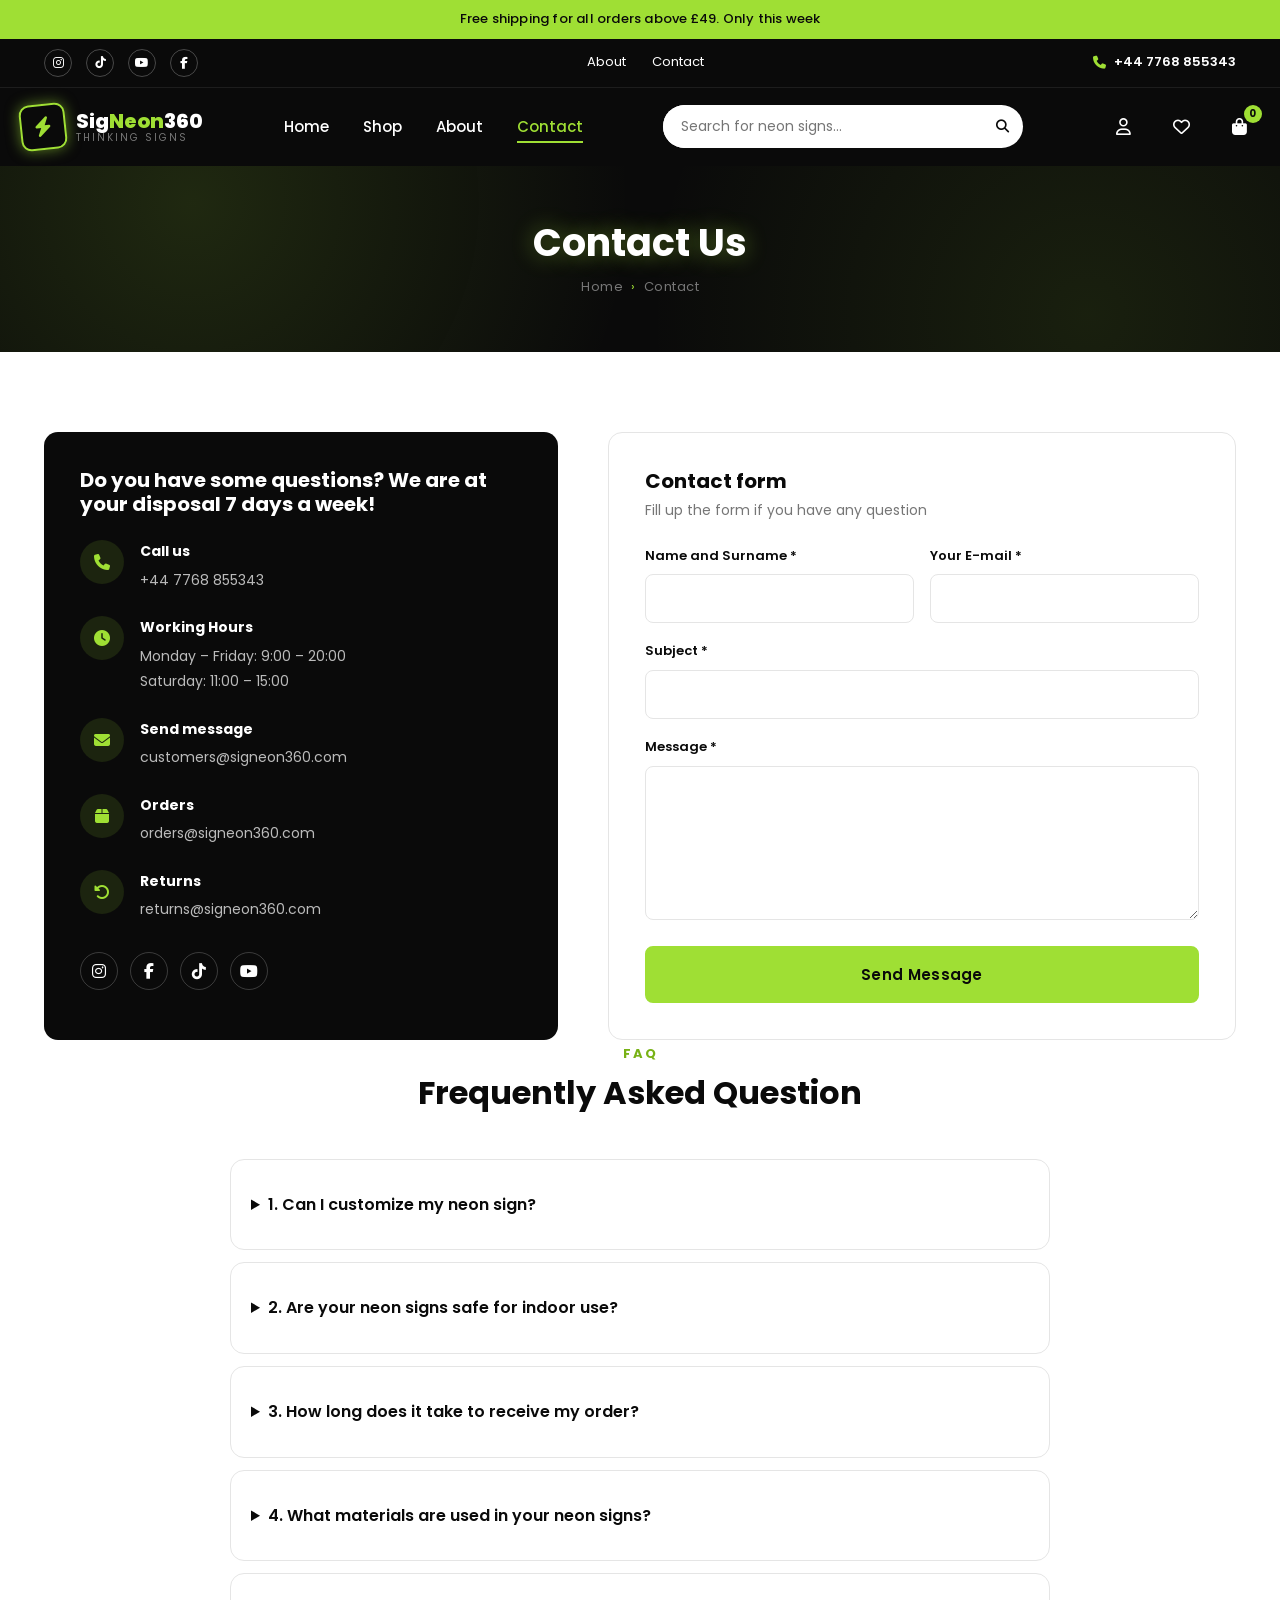
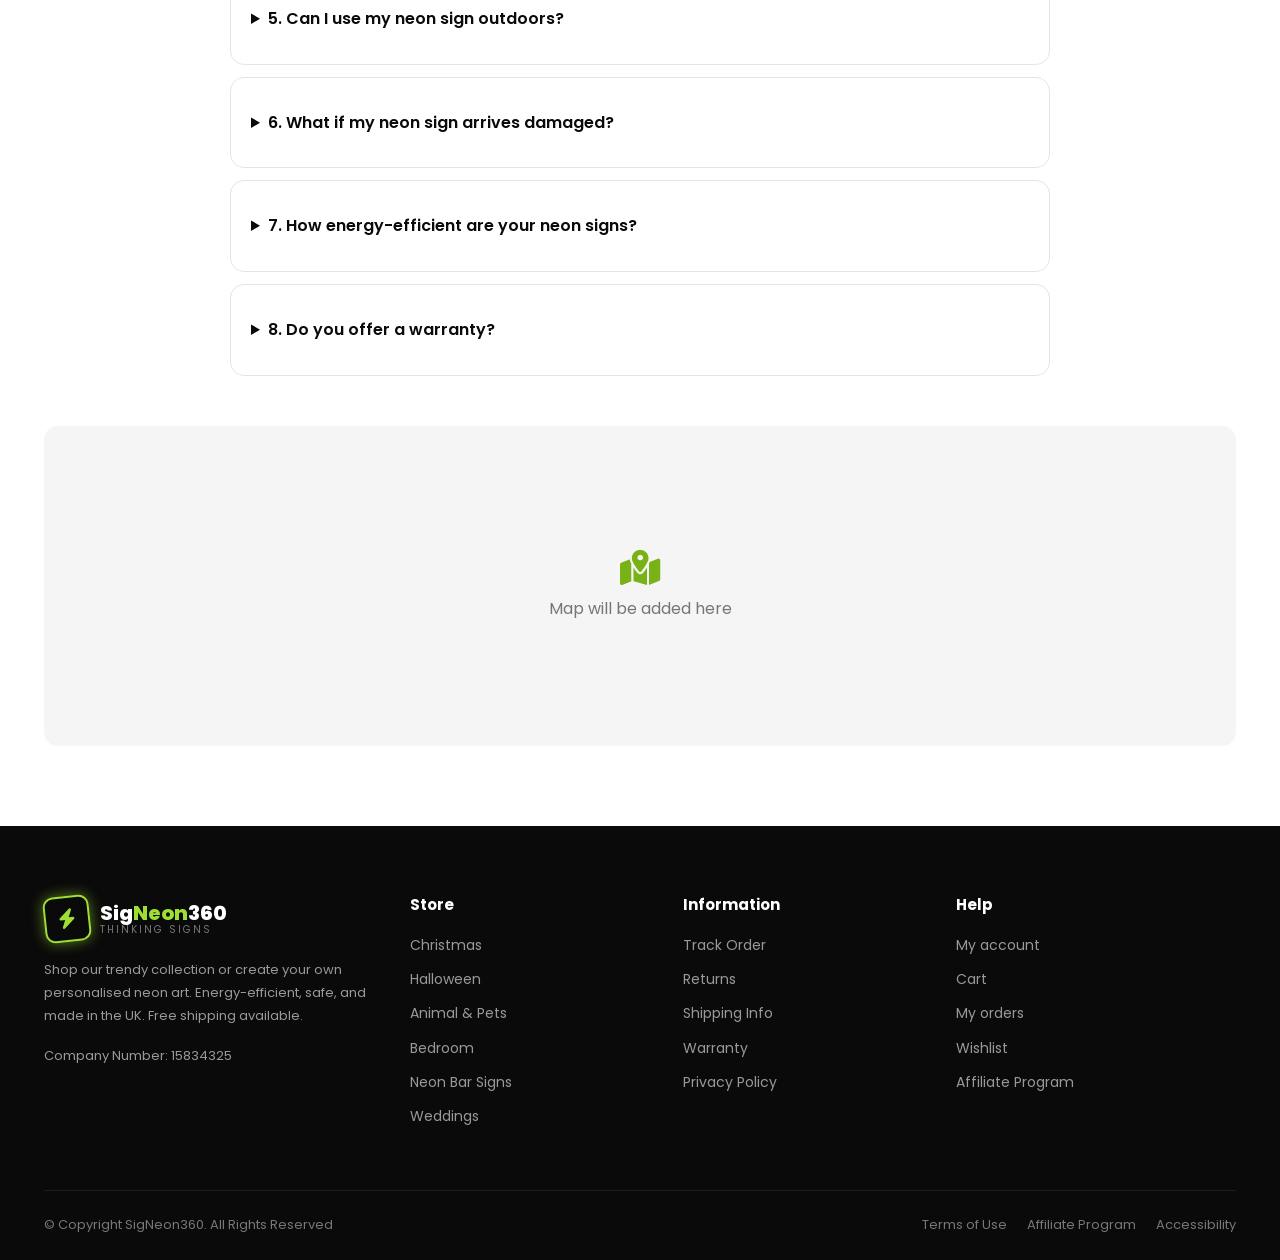
<file: contact.html>
<!DOCTYPE html>
<html lang="en">
<head>
<meta charset="UTF-8">
<meta name="viewport" content="width=device-width, initial-scale=1.0">
<title>Contact Us | Signeon360</title>
<link rel="stylesheet" href="css/style.css">
<link rel="stylesheet" href="https://cdnjs.cloudflare.com/ajax/libs/font-awesome/6.7.2/css/all.min.css">
</head>
<body>

<div class="announce-bar">Free shipping for all orders above £49. Only this week</div>

<header>
  <div class="header-top">
    <div class="container">
      <div class="socials">
        <a href="https://www.instagram.com/signeon360/" target="_blank" rel="noopener" aria-label="Instagram"><i class="fa-brands fa-instagram"></i></a>
        <a href="https://www.tiktok.com/@sign_neon360" target="_blank" rel="noopener" aria-label="TikTok"><i class="fa-brands fa-tiktok"></i></a>
        <a href="https://www.youtube.com/@SigNeon360" target="_blank" rel="noopener" aria-label="YouTube"><i class="fa-brands fa-youtube"></i></a>
        <a href="https://www.facebook.com/signeon360" target="_blank" rel="noopener" aria-label="Facebook"><i class="fa-brands fa-facebook-f"></i></a>
      </div>
      <div class="top-links">
        <a href="about.html">About</a>
        <a href="contact.html">Contact</a>
      </div>
      <div class="top-phone"><i class="fa-solid fa-phone"></i> +44 7768 855343</div>
    </div>
  </div>

  <div class="header-main">
    <nav class="navbar container">
      <button class="mobile-toggle" id="mobile-toggle" aria-label="Toggle menu"><i class="fa-solid fa-bars"></i></button>

      <a href="index.html" class="logo">
        <span class="logo-mark"><i class="fa-solid fa-bolt"></i></span>
        <span class="logo-text"><strong>Sig<span>Neon</span>360</strong><small>Thinking Signs</small></span>
      </a>

      <ul class="nav-links" id="nav-links">
        <li><a href="index.html">Home</a></li>
        <li><a href="shop.html">Shop</a></li>
        <li><a href="about.html">About</a></li>
        <li><a href="contact.html" class="active">Contact</a></li>
      </ul>

      <form class="header-search">
        <input type="text" placeholder="Search for neon signs...">
        <button type="submit"><i class="fa-solid fa-magnifying-glass"></i></button>
      </form>

      <div class="nav-icons">
        <a href="#" aria-label="Account"><i class="fa-regular fa-user"></i></a>
        <a href="#" aria-label="Wishlist"><i class="fa-regular fa-heart"></i></a>
        <a href="cart.html" aria-label="Cart"><i class="fa-solid fa-bag-shopping"></i><span class="cart-count">0</span></a>
      </div>
    </nav>
  </div>
</header>

<section class="page-hero">
  <div class="container">
    <h1>Contact Us</h1>
    <div class="breadcrumb">
      <a href="index.html">Home</a><span>›</span><a href="contact.html">Contact</a>
    </div>
  </div>
</section>

<main>
  <section class="section">
    <div class="container contact-grid">

      <div class="contact-info-card">
        <h3>Do you have some questions? We are at your disposal 7 days a week!</h3>

        <div class="contact-info-item">
          <i class="fa-solid fa-phone"></i>
          <div><strong>Call us</strong><a href="tel:+447768855343">+44 7768 855343</a></div>
        </div>
        <div class="contact-info-item">
          <i class="fa-solid fa-clock"></i>
          <div><strong>Working Hours</strong><span>Monday – Friday: 9:00 – 20:00<br>Saturday: 11:00 – 15:00</span></div>
        </div>
        <div class="contact-info-item">
          <i class="fa-solid fa-envelope"></i>
          <div><strong>Send message</strong><a href="mailto:customers@signeon360.com">customers@signeon360.com</a></div>
        </div>
        <div class="contact-info-item">
          <i class="fa-solid fa-box"></i>
          <div><strong>Orders</strong><a href="mailto:orders@signeon360.com">orders@signeon360.com</a></div>
        </div>
        <div class="contact-info-item">
          <i class="fa-solid fa-rotate-left"></i>
          <div><strong>Returns</strong><a href="mailto:returns@signeon360.com">returns@signeon360.com</a></div>
        </div>

        <div class="contact-socials">
          <a href="https://www.instagram.com/signeon360/" target="_blank" rel="noopener" aria-label="Instagram"><i class="fa-brands fa-instagram"></i></a>
          <a href="https://www.facebook.com/signeon360" target="_blank" rel="noopener" aria-label="Facebook"><i class="fa-brands fa-facebook-f"></i></a>
          <a href="https://www.tiktok.com/@sign_neon360" target="_blank" rel="noopener" aria-label="TikTok"><i class="fa-brands fa-tiktok"></i></a>
          <a href="https://www.youtube.com/@SigNeon360" target="_blank" rel="noopener" aria-label="YouTube"><i class="fa-brands fa-youtube"></i></a>
        </div>
      </div>

      <div class="contact-form-wrap">
        <h3>Contact form</h3>
        <p>Fill up the form if you have any question</p>

        <form class="checkout-form" data-placeholder-form="Thanks for reaching out! We'll get back to you soon.">
          <div class="form-row">
            <div class="form-group">
              <label>Name and Surname *</label>
              <input type="text" required>
            </div>
            <div class="form-group">
              <label>Your E-mail *</label>
              <input type="email" required>
            </div>
          </div>
          <div class="form-group">
            <label>Subject *</label>
            <input type="text" required>
          </div>
          <div class="form-group">
            <label>Message *</label>
            <textarea rows="6" required></textarea>
          </div>
          <button type="submit" class="btn btn-neon btn-block">Send Message</button>
        </form>
      </div>

    </div>

    <div class="container">
      <div class="section-heading">
        <span class="eyebrow">FAQ</span>
        <h2>Frequently Asked Question</h2>
      </div>
      <div style="display:flex;flex-direction:column;gap:12px;max-width:820px;margin:0 auto;">
        <details class="value-card" style="text-align:left;">
          <summary style="cursor:pointer;font-weight:600;">1. Can I customize my neon sign?</summary>
          <p style="color:var(--gray);margin-top:10px;font-size:14px;">Absolutely! SigNeon360 offers complete customization options, including size, color, font, and design. You can bring your vision to life with our easy design tools or consult our team for personalized assistance.</p>
        </details>
        <details class="value-card" style="text-align:left;">
          <summary style="cursor:pointer;font-weight:600;">2. Are your neon signs safe for indoor use?</summary>
          <p style="color:var(--gray);margin-top:10px;font-size:14px;">Yes, our neon signs are crafted with LED technology, making them safe, energy-efficient, and cool to the touch. They are perfect for homes, offices, and any indoor spaces.</p>
        </details>
        <details class="value-card" style="text-align:left;">
          <summary style="cursor:pointer;font-weight:600;">3. How long does it take to receive my order?</summary>
          <p style="color:var(--gray);margin-top:10px;font-size:14px;">Production typically takes 5-7 business days, and shipping times vary depending on your location. We offer worldwide delivery and provide tracking details once your order is shipped.</p>
        </details>
        <details class="value-card" style="text-align:left;">
          <summary style="cursor:pointer;font-weight:600;">4. What materials are used in your neon signs?</summary>
          <p style="color:var(--gray);margin-top:10px;font-size:14px;">Our signs are made with premium acrylic backing and LED neon tubing, ensuring durability, lightweight design, and a brilliant glow that lasts for years.</p>
        </details>
        <details class="value-card" style="text-align:left;">
          <summary style="cursor:pointer;font-weight:600;">5. Can I use my neon sign outdoors?</summary>
          <p style="color:var(--gray);margin-top:10px;font-size:14px;">Yes, we offer weather-resistant options for outdoor use. Please specify your requirements when placing your order to ensure your sign is suitable for exterior conditions.</p>
        </details>
        <details class="value-card" style="text-align:left;">
          <summary style="cursor:pointer;font-weight:600;">6. What if my neon sign arrives damaged?</summary>
          <p style="color:var(--gray);margin-top:10px;font-size:14px;">We prioritize secure packaging, but if your sign arrives damaged, contact us immediately. Our team will arrange for a replacement or repair under our satisfaction guarantee policy.</p>
        </details>
        <details class="value-card" style="text-align:left;">
          <summary style="cursor:pointer;font-weight:600;">7. How energy-efficient are your neon signs?</summary>
          <p style="color:var(--gray);margin-top:10px;font-size:14px;">Our signs use LED technology, consuming up to 80% less energy compared to traditional neon signs. They're both cost-effective and environmentally friendly.</p>
        </details>
        <details class="value-card" style="text-align:left;">
          <summary style="cursor:pointer;font-weight:600;">8. Do you offer a warranty?</summary>
          <p style="color:var(--gray);margin-top:10px;font-size:14px;">Yes, all our neon signs come with a one-year warranty covering manufacturing defects. If you experience any issues, our support team is here to help. Still have questions? Contact us at any time — we're here to assist you!</p>
        </details>
      </div>
    </div>

    <div class="container">
      <div class="map-placeholder">
        <i class="fa-solid fa-map-location-dot"></i>
        <span>Map will be added here</span>
      </div>
    </div>
  </section>
</main>

<footer class="site-footer">
  <div class="container">
    <div class="footer-grid">
      <div class="footer-col">
        <a href="index.html" class="logo">
          <span class="logo-mark"><i class="fa-solid fa-bolt"></i></span>
          <span class="logo-text"><strong>Sig<span>Neon</span>360</strong><small>Thinking Signs</small></span>
        </a>
        <p>Shop our trendy collection or create your own personalised neon art. Energy-efficient, safe, and made in the UK. Free shipping available.</p>
        <p class="footer-company">Company Number: 15834325</p>
      </div>
      <div class="footer-col">
        <h4>Store</h4>
        <ul>
          <li><a href="shop.html">Christmas</a></li>
          <li><a href="shop.html">Halloween</a></li>
          <li><a href="shop.html">Animal &amp; Pets</a></li>
          <li><a href="shop.html">Bedroom</a></li>
          <li><a href="shop.html">Neon Bar Signs</a></li>
          <li><a href="shop.html">Weddings</a></li>
        </ul>
      </div>
      <div class="footer-col">
        <h4>Information</h4>
        <ul>
          <li><a href="#">Track Order</a></li>
          <li><a href="#">Returns</a></li>
          <li><a href="#">Shipping Info</a></li>
          <li><a href="#">Warranty</a></li>
          <li><a href="#">Privacy Policy</a></li>
        </ul>
      </div>
      <div class="footer-col">
        <h4>Help</h4>
        <ul>
          <li><a href="#">My account</a></li>
          <li><a href="cart.html">Cart</a></li>
          <li><a href="#">My orders</a></li>
          <li><a href="#">Wishlist</a></li>
          <li><a href="#">Affiliate Program</a></li>
        </ul>
      </div>
    </div>
    <div class="footer-bottom">
      <p>© Copyright SigNeon360. All Rights Reserved</p>
      <div class="footer-bottom-links">
        <a href="#">Terms of Use</a>
        <a href="#">Affiliate Program</a>
        <a href="#">Accessibility</a>
      </div>
    </div>
  </div>
</footer>


<button class="back-to-top" id="back-to-top" aria-label="Back to top"><i class="fa-solid fa-arrow-up"></i></button>

<script src="JS/script.js"></script>
</body>
</html>
</file>
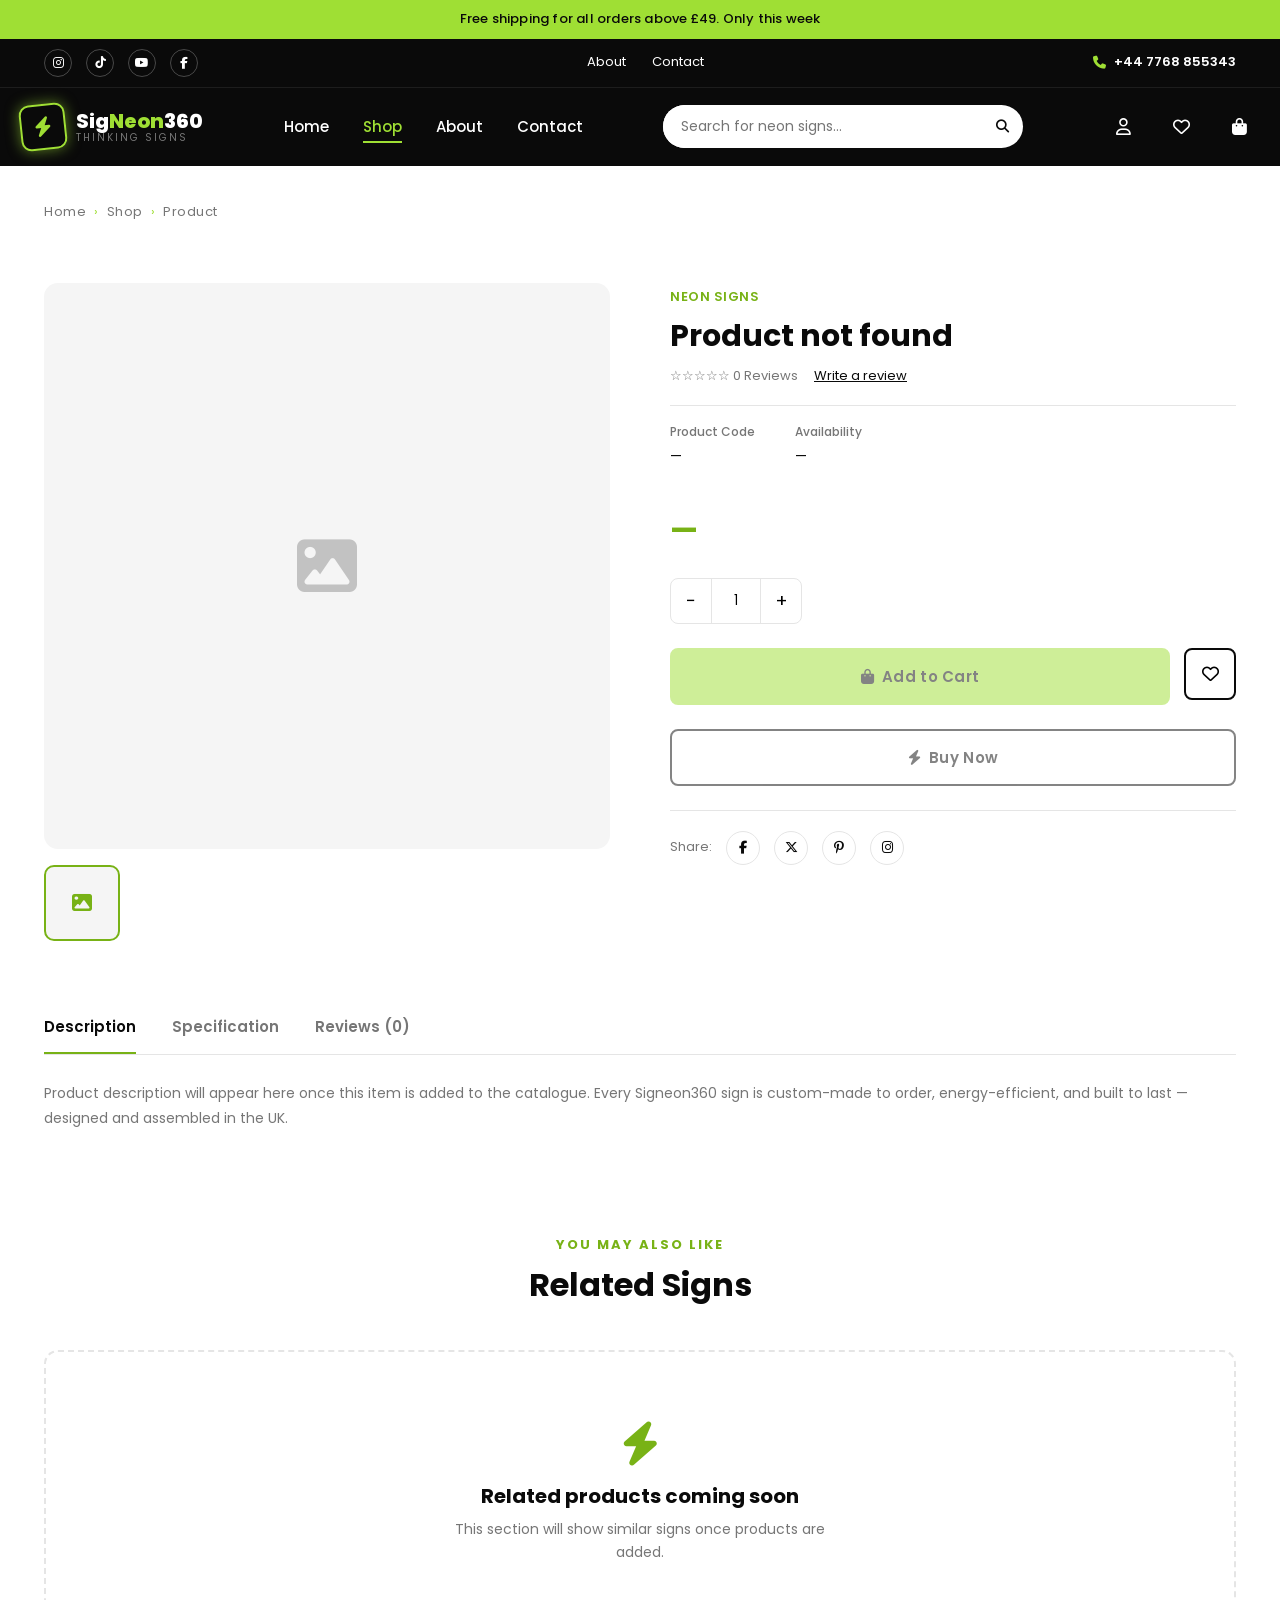
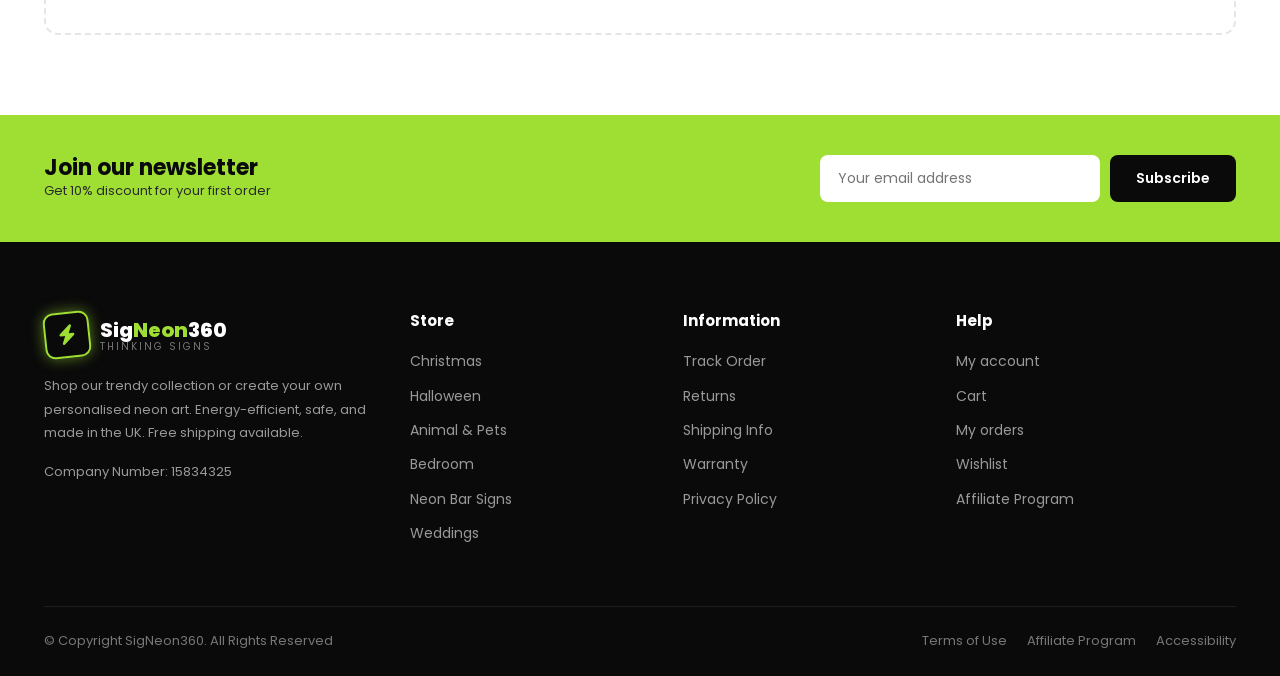
<file: product.html>
<!DOCTYPE html>
<html lang="en">
<head>
<meta charset="UTF-8">
<meta name="viewport" content="width=device-width, initial-scale=1.0">
<title>Product | Signeon360</title>
<link rel="stylesheet" href="css/style.css">
<link rel="stylesheet" href="https://cdnjs.cloudflare.com/ajax/libs/font-awesome/6.7.2/css/all.min.css">
</head>
<body>

<div class="announce-bar">Free shipping for all orders above £49. Only this week</div>

<header>
  <div class="header-top">
    <div class="container">
      <div class="socials">
        <a href="https://www.instagram.com/signeon360/" target="_blank" rel="noopener" aria-label="Instagram"><i class="fa-brands fa-instagram"></i></a>
        <a href="https://www.tiktok.com/@sign_neon360" target="_blank" rel="noopener" aria-label="TikTok"><i class="fa-brands fa-tiktok"></i></a>
        <a href="https://www.youtube.com/@SigNeon360" target="_blank" rel="noopener" aria-label="YouTube"><i class="fa-brands fa-youtube"></i></a>
        <a href="https://www.facebook.com/signeon360" target="_blank" rel="noopener" aria-label="Facebook"><i class="fa-brands fa-facebook-f"></i></a>
      </div>
      <div class="top-links">
        <a href="about.html">About</a>
        <a href="contact.html">Contact</a>
      </div>
      <div class="top-phone"><i class="fa-solid fa-phone"></i> +44 7768 855343</div>
    </div>
  </div>

  <div class="header-main">
    <nav class="navbar container">
      <button class="mobile-toggle" id="mobile-toggle" aria-label="Toggle menu"><i class="fa-solid fa-bars"></i></button>

      <a href="index.html" class="logo">
        <span class="logo-mark"><i class="fa-solid fa-bolt"></i></span>
        <span class="logo-text"><strong>Sig<span>Neon</span>360</strong><small>Thinking Signs</small></span>
      </a>

      <ul class="nav-links" id="nav-links">
        <li><a href="index.html">Home</a></li>
        <li><a href="shop.html" class="active">Shop</a></li>
        <li><a href="about.html">About</a></li>
        <li><a href="contact.html">Contact</a></li>
      </ul>

      <form class="header-search">
        <input type="text" placeholder="Search for neon signs...">
        <button type="submit"><i class="fa-solid fa-magnifying-glass"></i></button>
      </form>

      <div class="nav-icons">
        <a href="#" aria-label="Account"><i class="fa-regular fa-user"></i></a>
        <a href="#" aria-label="Wishlist"><i class="fa-regular fa-heart"></i></a>
        <a href="cart.html" aria-label="Cart"><i class="fa-solid fa-bag-shopping"></i><span class="cart-count">0</span></a>
      </div>
    </nav>
  </div>
</header>

<main>
  <div class="container" style="padding-top:24px;">
    <div class="breadcrumb" style="justify-content:flex-start;">
      <a href="index.html">Home</a><span>›</span>
      <a href="shop.html">Shop</a><span>›</span>
      <span id="breadcrumb-product" style="color:var(--gray);">Product</span>
    </div>
  </div>

  <section class="product-detail">
    <div class="container product-detail-grid">

      <div class="pd-gallery">
        <div class="gallery-main" id="gallery-main"><i class="fa-solid fa-image"></i></div>
        <div class="gallery-thumbs" id="gallery-thumbs">
          <div class="active"><i class="fa-solid fa-image"></i></div>
        </div>
      </div>

      <div class="pd-info">
        <span class="pd-category" id="pd-category">Neon Signs</span>
        <h1 class="pd-title" id="pd-title">Loading...</h1>

        <div class="pd-meta">
          <span>☆☆☆☆☆ 0 Reviews</span>
          <a href="#">Write a review</a>
        </div>

        <div class="pd-info-row">
          <div><strong>Product Code</strong><span id="pd-sku">—</span></div>
          <div><strong>Availability</strong><span id="pd-availability">—</span></div>
        </div>

        <div class="pd-price" id="pd-price">
          <span class="now">—</span>
        </div>

        <div class="qty-row">
          <div class="qty-box">
            <button class="qty-minus" type="button" id="qty-minus">−</button>
            <input type="text" value="1" readonly id="qty-input">
            <button class="qty-plus" type="button" id="qty-plus">+</button>
          </div>
        </div>

        <div class="pd-actions">
          <button class="btn btn-neon" id="add-to-cart-btn" disabled style="opacity:.5;cursor:not-allowed;"><i class="fa-solid fa-bag-shopping"></i> Add to Cart</button>
          <button class="wishlist-btn" aria-label="Add to wishlist"><i class="fa-regular fa-heart"></i></button>
        </div>

        <button class="btn btn-outline btn-block" id="buy-now-btn" disabled style="opacity:.5;cursor:not-allowed;margin-bottom:24px;"><i class="fa-solid fa-bolt"></i> Buy Now</button>

        <div class="pd-share">
          <span>Share:</span>
          <a href="https://www.facebook.com/signeon360" target="_blank" rel="noopener" aria-label="Facebook"><i class="fa-brands fa-facebook-f"></i></a>
          <a href="#" aria-label="Twitter"><i class="fa-brands fa-x-twitter"></i></a>
          <a href="#" aria-label="Pinterest"><i class="fa-brands fa-pinterest-p"></i></a>
          <a href="https://www.instagram.com/signeon360/" target="_blank" rel="noopener" aria-label="Instagram"><i class="fa-brands fa-instagram"></i></a>
        </div>
      </div>

    </div>

    <div class="container pd-tabs">
      <div class="tab-heads">
        <button class="active" data-tab="tab-description">Description</button>
        <button data-tab="tab-spec">Specification</button>
        <button data-tab="tab-reviews">Reviews (0)</button>
      </div>

      <div class="tab-panel active" id="tab-description">
        <p id="pd-description">Product description will appear here once this item is added to the catalogue. Every Signeon360 sign is custom-made to order, energy-efficient, and built to last — designed and assembled in the UK.</p>
      </div>

      <div class="tab-panel" id="tab-spec">
        <div class="spec-grid" id="pd-spec-grid">
          <div class="spec-item"><strong>Size</strong>—</div>
          <div class="spec-item"><strong>Colour</strong>—</div>
          <div class="spec-item"><strong>Backboard</strong>—</div>
          <div class="spec-item"><strong>Power</strong>—</div>
          <div class="spec-item"><strong>Material</strong>—</div>
          <div class="spec-item"><strong>Warranty</strong>—</div>
        </div>
      </div>

      <div class="tab-panel" id="tab-reviews">
        <p>No reviews yet.</p>
      </div>
    </div>
  </section>

  <section class="section" style="padding-top:0;">
    <div class="container">
      <div class="section-heading">
        <span class="eyebrow">You may also like</span>
        <h2>Related Signs</h2>
      </div>
      <div class="product-grid" id="related-products">
        <div class="empty-state">
          <i class="fa-solid fa-bolt"></i>
          <h3>Related products coming soon</h3>
          <p>This section will show similar signs once products are added.</p>
        </div>
      </div>
    </div>
  </section>
</main>

<div class="newsletter">
  <div class="container">
    <div>
      <h3>Join our newsletter</h3>
      <p>Get 10% discount for your first order</p>
    </div>
    <form class="newsletter-form" data-placeholder-form="Thanks for subscribing!">
      <input type="email" placeholder="Your email address" required>
      <button type="submit">Subscribe</button>
    </form>
  </div>
</div>

<footer class="site-footer">
  <div class="container">
    <div class="footer-grid">
      <div class="footer-col">
        <a href="index.html" class="logo">
          <span class="logo-mark"><i class="fa-solid fa-bolt"></i></span>
          <span class="logo-text"><strong>Sig<span>Neon</span>360</strong><small>Thinking Signs</small></span>
        </a>
        <p>Shop our trendy collection or create your own personalised neon art. Energy-efficient, safe, and made in the UK. Free shipping available.</p>
        <p class="footer-company">Company Number: 15834325</p>
      </div>
      <div class="footer-col">
        <h4>Store</h4>
        <ul>
          <li><a href="shop.html">Christmas</a></li>
          <li><a href="shop.html">Halloween</a></li>
          <li><a href="shop.html">Animal &amp; Pets</a></li>
          <li><a href="shop.html">Bedroom</a></li>
          <li><a href="shop.html">Neon Bar Signs</a></li>
          <li><a href="shop.html">Weddings</a></li>
        </ul>
      </div>
      <div class="footer-col">
        <h4>Information</h4>
        <ul>
          <li><a href="#">Track Order</a></li>
          <li><a href="#">Returns</a></li>
          <li><a href="#">Shipping Info</a></li>
          <li><a href="#">Warranty</a></li>
          <li><a href="#">Privacy Policy</a></li>
        </ul>
      </div>
      <div class="footer-col">
        <h4>Help</h4>
        <ul>
          <li><a href="#">My account</a></li>
          <li><a href="cart.html">Cart</a></li>
          <li><a href="#">My orders</a></li>
          <li><a href="#">Wishlist</a></li>
          <li><a href="#">Affiliate Program</a></li>
        </ul>
      </div>
    </div>
    <div class="footer-bottom">
      <p>© Copyright SigNeon360. All Rights Reserved</p>
      <div class="footer-bottom-links">
        <a href="#">Terms of Use</a>
        <a href="#">Affiliate Program</a>
        <a href="#">Accessibility</a>
      </div>
    </div>
  </div>
</footer>


<button class="back-to-top" id="back-to-top" aria-label="Back to top"><i class="fa-solid fa-arrow-up"></i></button>

<script src="JS/price-format.js"></script>
<script src="JS/product.js"></script>
<script src="JS/script.js"></script>
</body>
</html>
</file>
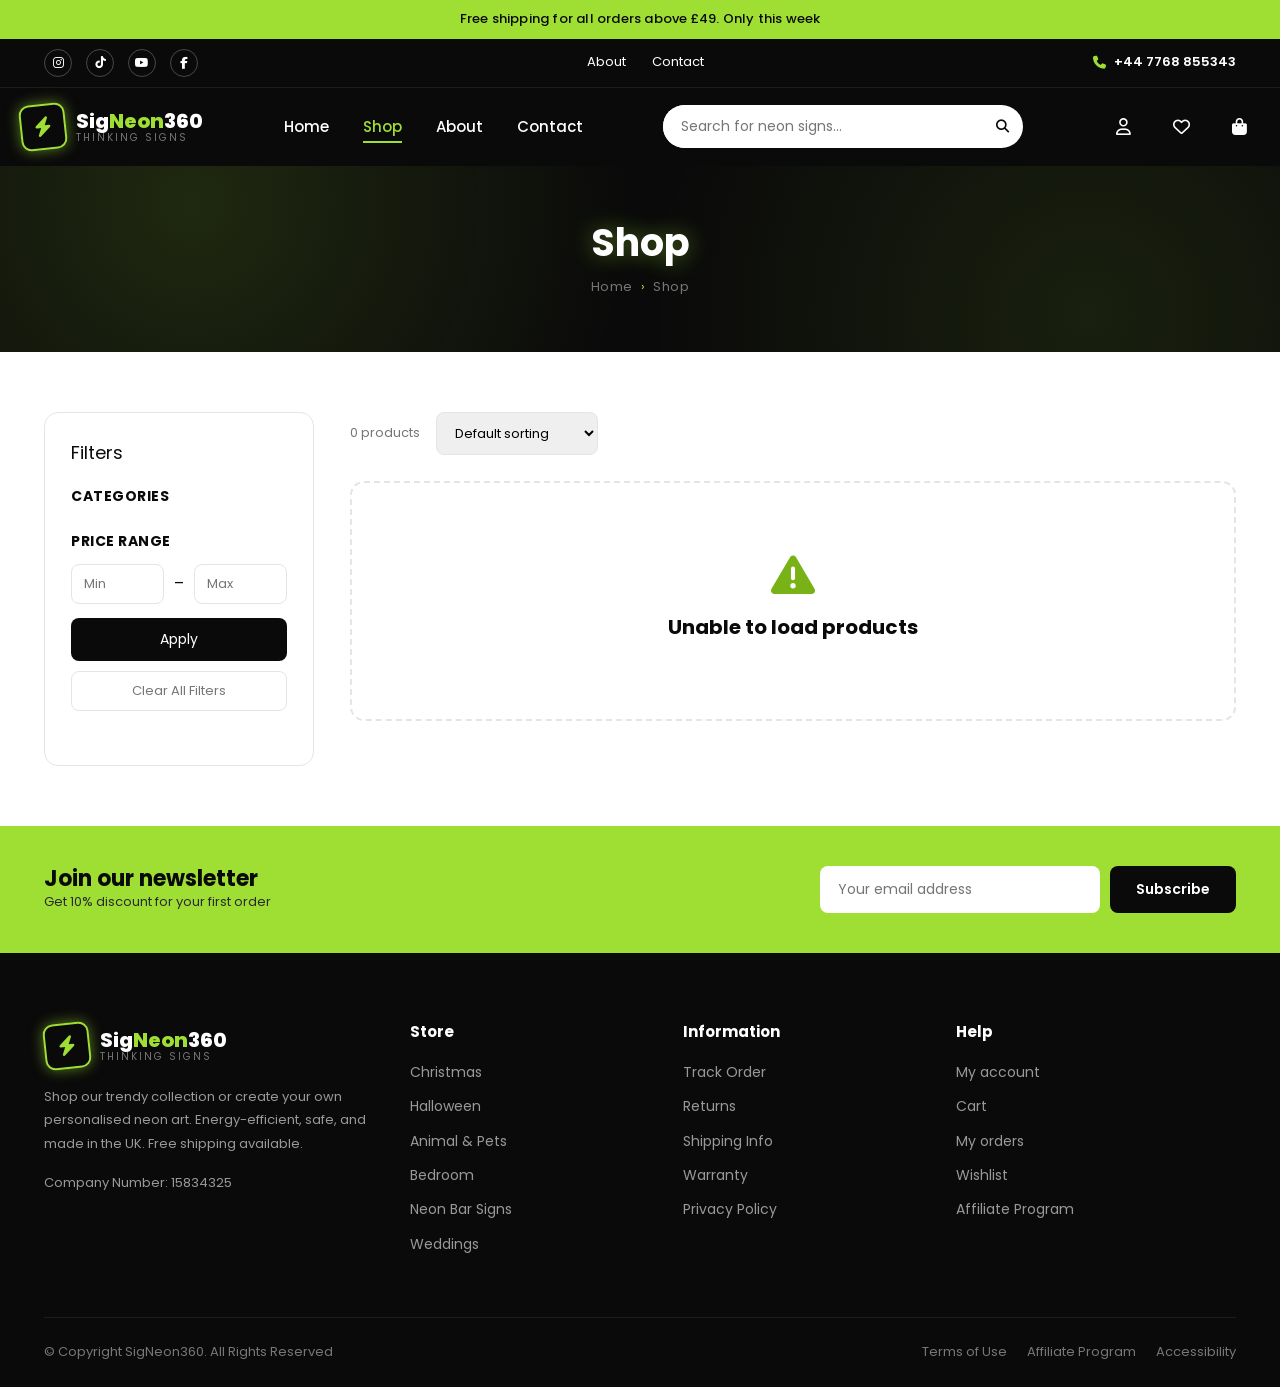
<file: shop.html>
<!DOCTYPE html>
<html lang="en">
<head>
<meta charset="UTF-8">
<meta name="viewport" content="width=device-width, initial-scale=1.0">
<title>Shop | Signeon360</title>
<link rel="stylesheet" href="css/style.css">
<link rel="stylesheet" href="https://cdnjs.cloudflare.com/ajax/libs/font-awesome/6.7.2/css/all.min.css">
</head>
<body>

<div class="announce-bar">Free shipping for all orders above £49. Only this week</div>

<header>
  <div class="header-top">
    <div class="container">
      <div class="socials">
        <a href="https://www.instagram.com/signeon360/" target="_blank" rel="noopener" aria-label="Instagram"><i class="fa-brands fa-instagram"></i></a>
        <a href="https://www.tiktok.com/@sign_neon360" target="_blank" rel="noopener" aria-label="TikTok"><i class="fa-brands fa-tiktok"></i></a>
        <a href="https://www.youtube.com/@SigNeon360" target="_blank" rel="noopener" aria-label="YouTube"><i class="fa-brands fa-youtube"></i></a>
        <a href="https://www.facebook.com/signeon360" target="_blank" rel="noopener" aria-label="Facebook"><i class="fa-brands fa-facebook-f"></i></a>
      </div>
      <div class="top-links">
        <a href="about.html">About</a>
        <a href="contact.html">Contact</a>
      </div>
      <div class="top-phone"><i class="fa-solid fa-phone"></i> +44 7768 855343</div>
    </div>
  </div>

  <div class="header-main">
    <nav class="navbar container">
      <button class="mobile-toggle" id="mobile-toggle" aria-label="Toggle menu"><i class="fa-solid fa-bars"></i></button>

      <a href="index.html" class="logo">
        <span class="logo-mark"><i class="fa-solid fa-bolt"></i></span>
        <span class="logo-text"><strong>Sig<span>Neon</span>360</strong><small>Thinking Signs</small></span>
      </a>

      <ul class="nav-links" id="nav-links">
        <li><a href="index.html">Home</a></li>
        <li><a href="shop.html" class="active">Shop</a></li>
        <li><a href="about.html">About</a></li>
        <li><a href="contact.html">Contact</a></li>
      </ul>

      <form class="header-search">
        <input type="text" placeholder="Search for neon signs...">
        <button type="submit"><i class="fa-solid fa-magnifying-glass"></i></button>
      </form>

      <div class="nav-icons">
        <a href="#" aria-label="Account"><i class="fa-regular fa-user"></i></a>
        <a href="#" aria-label="Wishlist"><i class="fa-regular fa-heart"></i></a>
        <a href="cart.html" aria-label="Cart"><i class="fa-solid fa-bag-shopping"></i><span class="cart-count">0</span></a>
      </div>
    </nav>
  </div>
</header>

<section class="page-hero">
  <div class="container">
    <h1>Shop</h1>
    <div class="breadcrumb">
      <a href="index.html">Home</a><span>›</span><a href="shop.html">Shop</a>
    </div>
  </div>
</section>

<main>
  <div class="container">
    <div class="shop-layout">

      <aside class="filters-sidebar" id="filters-sidebar">
        <div class="filters-title">
          Filters
          <button class="filters-close" id="filters-close" aria-label="Close filters">&times;</button>
        </div>

        <div class="filter-group">
          <h4>Categories</h4>
          <ul class="filter-category-list" id="category-filter-list">
            <!-- populated by JS/shop.js -->
          </ul>
        </div>

        <div class="filter-group">
          <h4>Price Range</h4>
          <div class="price-range-inputs">
            <input type="number" id="price-min-input" placeholder="Min">
            <span>–</span>
            <input type="number" id="price-max-input" placeholder="Max">
          </div>
          <button class="btn-apply-price" id="apply-price-btn">Apply</button>
          <button class="btn-clear-filters" id="clear-filters-btn">Clear All Filters</button>
        </div>
      </aside>

      <div class="filters-backdrop" id="filters-backdrop"></div>

      <div class="shop-main">
        <div class="shop-toolbar">
          <button class="mobile-filter-toggle" id="mobile-filter-toggle">
            <i class="fa-solid fa-sliders"></i> Filters
          </button>

          <div class="shop-toolbar-right">
            <span class="results-count" id="results-count">0 products</span>
            <select class="sort-select" id="sort-select">
              <option value="default">Default sorting</option>
              <option value="price-asc">Price: Low to High</option>
              <option value="price-desc">Price: High to Low</option>
              <option value="newest">Newest</option>
            </select>
          </div>
        </div>

        <div class="product-grid" id="products-container">
          <div class="empty-state">
            <i class="fa-solid fa-bolt"></i>
            <h3>No products yet</h3>
            <p>Our neon sign collection is being added soon. Check back shortly to shop the full range.</p>
          </div>
        </div>
      </div>

    </div>
  </div>
</main>

<div class="newsletter">
  <div class="container">
    <div>
      <h3>Join our newsletter</h3>
      <p>Get 10% discount for your first order</p>
    </div>
    <form class="newsletter-form" data-placeholder-form="Thanks for subscribing!">
      <input type="email" placeholder="Your email address" required>
      <button type="submit">Subscribe</button>
    </form>
  </div>
</div>

<footer class="site-footer">
  <div class="container">
    <div class="footer-grid">
      <div class="footer-col">
        <a href="index.html" class="logo">
          <span class="logo-mark"><i class="fa-solid fa-bolt"></i></span>
          <span class="logo-text"><strong>Sig<span>Neon</span>360</strong><small>Thinking Signs</small></span>
        </a>
        <p>Shop our trendy collection or create your own personalised neon art. Energy-efficient, safe, and made in the UK. Free shipping available.</p>
        <p class="footer-company">Company Number: 15834325</p>
      </div>
      <div class="footer-col">
        <h4>Store</h4>
        <ul>
          <li><a href="shop.html">Christmas</a></li>
          <li><a href="shop.html">Halloween</a></li>
          <li><a href="shop.html">Animal &amp; Pets</a></li>
          <li><a href="shop.html">Bedroom</a></li>
          <li><a href="shop.html">Neon Bar Signs</a></li>
          <li><a href="shop.html">Weddings</a></li>
        </ul>
      </div>
      <div class="footer-col">
        <h4>Information</h4>
        <ul>
          <li><a href="#">Track Order</a></li>
          <li><a href="#">Returns</a></li>
          <li><a href="#">Shipping Info</a></li>
          <li><a href="#">Warranty</a></li>
          <li><a href="#">Privacy Policy</a></li>
        </ul>
      </div>
      <div class="footer-col">
        <h4>Help</h4>
        <ul>
          <li><a href="#">My account</a></li>
          <li><a href="cart.html">Cart</a></li>
          <li><a href="#">My orders</a></li>
          <li><a href="#">Wishlist</a></li>
          <li><a href="#">Affiliate Program</a></li>
        </ul>
      </div>
    </div>
    <div class="footer-bottom">
      <p>© Copyright SigNeon360. All Rights Reserved</p>
      <div class="footer-bottom-links">
        <a href="#">Terms of Use</a>
        <a href="#">Affiliate Program</a>
        <a href="#">Accessibility</a>
      </div>
    </div>
  </div>
</footer>


<button class="back-to-top" id="back-to-top" aria-label="Back to top"><i class="fa-solid fa-arrow-up"></i></button>

<script src="JS/price-format.js"></script>
<script src="JS/shop.js"></script>
<script src="JS/cart-badge.js"></script>
<script src="JS/script.js"></script>
</body>
</html>
</file>
<file: css/style.css>
/* ==========================================================================
   Signeon360 — Frontend Design System
   ========================================================================== */

@import url('https://fonts.googleapis.com/css2?family=Poppins:wght@300;400;500;600;700;800&display=swap');

:root{
  --neon:#9FDF34;
  --neon-dark:#78B216;
  --black:#0a0a0a;
  --black-soft:#141414;
  --white:#ffffff;
  --gray:#767676;
  --light:#f5f5f5;
  --light-2:#f0f0f0;
  --border:#e5e5e5;
  --radius:14px;
  --radius-sm:8px;
  --container:1240px;
  --shadow:0 10px 30px rgba(0,0,0,.08);
  --transition:.25s ease;
}

*{margin:0;padding:0;box-sizing:border-box;}

html{scroll-behavior:smooth;max-width:100%;overflow-x:hidden;}

body{
  font-family:'Poppins',sans-serif;
  color:var(--black);
  background:var(--white);
  line-height:1.6;
  -webkit-font-smoothing:antialiased;
  max-width:100%;
  overflow-x:hidden;
}

img{max-width:100%;display:block;}

a{text-decoration:none;color:inherit;}

ul{list-style:none;}

button{font-family:inherit;cursor:pointer;border:none;background:none;}

input,select,textarea{font-family:inherit;}

.container{
  max-width:var(--container);
  margin:0 auto;
  padding:0 24px;
}

h1,h2,h3,h4,h5{font-weight:700;line-height:1.2;}

/* ---------- Buttons ---------- */
.btn{
  display:inline-flex;
  align-items:center;
  justify-content:center;
  gap:8px;
  padding:15px 34px;
  background:var(--black);
  color:var(--white);
  border-radius:var(--radius-sm);
  font-weight:600;
  font-size:15px;
  letter-spacing:.3px;
  transition:var(--transition);
  border:2px solid var(--black);
}
.btn:hover{background:var(--white);color:var(--black);}

.btn-neon{
  background:var(--neon);
  color:var(--black);
  border:2px solid var(--neon);
}
.btn-neon:hover{background:var(--black);color:var(--neon);border-color:var(--black);}

.btn-outline{
  background:transparent;
  color:var(--black);
  border:2px solid var(--black);
}
.btn-outline:hover{background:var(--black);color:var(--white);}

.btn-block{width:100%;}

/* ---------- Top Announcement Bar ---------- */
.announce-bar{
  background:var(--neon);
  color:var(--black);
  text-align:center;
  font-size:13px;
  font-weight:500;
  padding:9px 20px;
  letter-spacing:.2px;
}

/* ---------- Header ---------- */
.header-top{
  background:var(--black);
  color:var(--white);
  font-size:13px;
}
.header-top .container{
  display:flex;
  align-items:center;
  justify-content:space-between;
  padding-top:10px;
  padding-bottom:10px;
}
.header-top .socials{display:flex;gap:14px;}
.header-top .socials a{
  width:28px;height:28px;
  display:flex;align-items:center;justify-content:center;
  border:1px solid rgba(255,255,255,.25);
  border-radius:50%;
  transition:var(--transition);
  font-size:12px;
}
.header-top .socials a:hover{background:var(--neon);color:var(--black);border-color:var(--neon);}

.header-top .top-links{display:flex;align-items:center;gap:26px;}
.header-top .top-links a:hover{color:var(--neon);}
.header-top .top-phone{display:flex;align-items:center;gap:8px;font-weight:600;}
.header-top .top-phone i{color:var(--neon);}

.header-main{
  background:var(--black);
  border-top:1px solid rgba(255,255,255,.08);
  position:sticky;
  top:0;
  z-index:200;
}
.navbar{
  display:flex;
  align-items:center;
  justify-content:space-between;
  gap:24px;
  padding:16px 0;
}

.logo{display:flex;align-items:center;gap:10px;}
.logo .logo-mark{
  width:46px;height:46px;
  border:2px solid var(--neon);
  border-radius:10px;
  display:flex;align-items:center;justify-content:center;
  color:var(--neon);
  font-size:20px;
  box-shadow:0 0 14px rgba(159,223,52,.55);
  transform:rotate(-6deg);
}
.logo .logo-text{color:var(--white);line-height:1.1;}
.logo .logo-text strong{
  display:block;
  font-size:20px;
  font-weight:800;
  color:var(--white);
}
.logo .logo-text strong span{color:var(--neon);}
.logo .logo-text small{
  display:block;
  font-size:10px;
  letter-spacing:2px;
  color:var(--gray);
  text-transform:uppercase;
}

.nav-links{display:flex;align-items:center;gap:34px;}
.nav-links a{
  color:var(--white);
  font-weight:500;
  font-size:15px;
  position:relative;
  padding:6px 0;
  transition:var(--transition);
}
.nav-links a::after{
  content:'';
  position:absolute;
  left:0;bottom:0;
  width:0;height:2px;
  background:var(--neon);
  transition:var(--transition);
}
.nav-links a:hover,
.nav-links a.active{color:var(--neon);}
.nav-links a:hover::after,
.nav-links a.active::after{width:100%;}

.header-search{
  flex:1;
  max-width:360px;
  display:flex;
  align-items:center;
  background:var(--white);
  border-radius:24px;
  overflow:hidden;
}
.header-search input{
  flex:1;
  border:none;
  outline:none;
  padding:11px 18px;
  font-size:14px;
}
.header-search button{
  width:42px;height:42px;
  display:flex;align-items:center;justify-content:center;
  color:var(--black);
  flex-shrink:0;
}
.header-search button:hover{color:var(--neon-dark);}

.nav-icons{display:flex;align-items:center;gap:18px;}
.nav-icons a{
  position:relative;
  width:40px;height:40px;
  display:flex;align-items:center;justify-content:center;
  color:var(--white);
  border-radius:50%;
  transition:var(--transition);
  font-size:17px;
}
.nav-icons a:hover{background:rgba(255,255,255,.08);color:var(--neon);}
.cart-count{
  position:absolute;
  top:-2px;right:-2px;
  background:var(--neon);
  color:var(--black);
  font-size:10px;
  font-weight:700;
  width:18px;height:18px;
  border-radius:50%;
  display:flex;align-items:center;justify-content:center;
}

.mobile-toggle{
  display:none;
  color:var(--white);
  font-size:22px;
  width:40px;height:40px;
  align-items:center;justify-content:center;
}

/* ---------- Breadcrumb / Page Hero ---------- */
.page-hero{
  background:var(--black);
  padding:54px 0;
  text-align:center;
  position:relative;
  overflow:hidden;
}
.page-hero::before{
  content:'';
  position:absolute;
  inset:0;
  background:
    radial-gradient(circle at 15% 20%, rgba(159,223,52,.14), transparent 40%),
    radial-gradient(circle at 85% 80%, rgba(159,223,52,.1), transparent 40%);
}
.page-hero h1{
  color:var(--white);
  font-size:38px;
  position:relative;
  text-shadow:0 0 22px rgba(159,223,52,.45);
}
.breadcrumb{
  margin-top:12px;
  display:flex;
  justify-content:center;
  gap:8px;
  font-size:13px;
  letter-spacing:.5px;
  color:var(--gray);
  position:relative;
}
.breadcrumb a{color:var(--gray);}
.breadcrumb a:hover{color:var(--neon);}
.breadcrumb span{color:var(--neon);}

/* ---------- Category marquee (home) ---------- */
.cat-marquee-link{color:#ccc;font-size:13px;transition:var(--transition);}
.cat-marquee-link:hover{color:var(--neon);}

/* ---------- Hero (Home) ---------- */
.hero{
  background:var(--black);
  color:var(--white);
  min-height:560px;
  display:flex;
  align-items:center;
  position:relative;
  overflow:hidden;
}
.hero::before{
  content:'';
  position:absolute;
  inset:0;
  background:
    radial-gradient(circle at 20% 30%, rgba(159,223,52,.18), transparent 45%),
    radial-gradient(circle at 80% 70%, rgba(159,223,52,.12), transparent 45%);
}
.hero-grid{
  display:grid;
  grid-template-columns:1.1fr .9fr;
  align-items:center;
  gap:40px;
  position:relative;
  width:100%;
}
.hero-badge{
  display:inline-block;
  background:var(--neon);
  color:var(--black);
  font-size:12px;
  font-weight:700;
  letter-spacing:1px;
  text-transform:uppercase;
  padding:6px 16px;
  border-radius:20px;
  margin-bottom:20px;
}
.hero-content h1{
  font-size:52px;
  line-height:1.15;
  margin-bottom:20px;
}
.hero-content h1 span{
  color:var(--neon);
  text-shadow:0 0 30px rgba(159,223,52,.7);
}
.hero-content p{
  color:#c9c9c9;
  font-size:16px;
  max-width:460px;
  margin-bottom:30px;
}
.hero-actions{display:flex;gap:16px;flex-wrap:wrap;}
.hero-visual{
  aspect-ratio:1/1;
  border:2px dashed rgba(159,223,52,.4);
  border-radius:24px;
  display:flex;
  flex-direction:column;
  align-items:center;
  justify-content:center;
  gap:14px;
  color:rgba(255,255,255,.45);
  background:rgba(255,255,255,.02);
}
.hero-visual i{font-size:54px;color:var(--neon);text-shadow:0 0 26px rgba(159,223,52,.6);}
.hero-visual span{font-size:13px;letter-spacing:1px;text-transform:uppercase;}

/* ---------- Trust badges strip ---------- */
.trust-strip{
  background:var(--light);
  padding:30px 0;
  border-bottom:1px solid var(--border);
}
.trust-grid{
  display:grid;
  grid-template-columns:repeat(3,1fr);
  gap:24px;
}
.trust-item{
  display:flex;
  align-items:center;
  gap:14px;
  justify-content:center;
  text-align:left;
}
.trust-item i{
  font-size:26px;
  color:var(--neon-dark);
  width:50px;height:50px;
  flex-shrink:0;
  border-radius:50%;
  background:var(--white);
  display:flex;align-items:center;justify-content:center;
  box-shadow:var(--shadow);
}
.trust-item strong{display:block;font-size:15px;}
.trust-item small{color:var(--gray);font-size:13px;}

/* ---------- Section heading ---------- */
.section{padding:80px 0;}
.section-heading{
  text-align:center;
  max-width:600px;
  margin:0 auto 46px;
}
.section-heading .eyebrow{
  display:inline-block;
  color:var(--neon-dark);
  font-weight:700;
  font-size:13px;
  letter-spacing:2px;
  text-transform:uppercase;
  margin-bottom:10px;
}
.section-heading h2{font-size:32px;}
.section-heading p{color:var(--gray);margin-top:12px;font-size:15px;}

/* ---------- Category grid ---------- */
.category-grid{
  display:grid;
  grid-template-columns:repeat(5,1fr);
  gap:20px;
}
.category-card{
  background:var(--black);
  border-radius:var(--radius);
  padding:30px 18px;
  text-align:center;
  position:relative;
  overflow:hidden;
  transition:var(--transition);
  border:1px solid rgba(255,255,255,.06);
}
.category-card:hover{transform:translateY(-6px);box-shadow:0 16px 34px rgba(0,0,0,.18);}
.category-card i{
  font-size:32px;
  color:var(--neon);
  margin-bottom:16px;
  text-shadow:0 0 18px rgba(159,223,52,.55);
}
.category-card h3{color:var(--white);font-size:16px;margin-bottom:6px;}
.category-card span{
  color:var(--neon);
  font-size:12px;
  font-weight:600;
  letter-spacing:.5px;
  text-transform:uppercase;
}

/* ---------- Product grid & cards ---------- */
.product-grid{
  display:grid;
  grid-template-columns:repeat(4,1fr);
  gap:24px;
}
.product-card{
  border:1px solid var(--border);
  border-radius:var(--radius);
  overflow:hidden;
  background:var(--white);
  transition:var(--transition);
  position:relative;
}
.product-card:hover{box-shadow:var(--shadow);transform:translateY(-4px);}
.product-thumb{
  aspect-ratio:1/1;
  background:var(--light);
  display:flex;
  align-items:center;
  justify-content:center;
  color:#c2c2c2;
  font-size:40px;
  position:relative;
}
.product-badge{
  position:absolute;
  top:12px;left:12px;
  background:var(--neon);
  color:var(--black);
  font-size:11px;
  font-weight:700;
  padding:4px 10px;
  border-radius:6px;
}
.product-info{padding:18px;}
.product-info .cat{font-size:11px;color:var(--gray);text-transform:uppercase;letter-spacing:.5px;}
.product-info h3{font-size:15px;margin:6px 0 10px;font-weight:600;}
.price{display:flex;align-items:center;gap:8px;}
.price .now{color:var(--neon-dark);font-weight:700;font-size:16px;}
.price .old{color:var(--gray);text-decoration:line-through;font-size:13px;}

/* Empty state (used where products will be added later) */
.empty-state{
  grid-column:1/-1;
  text-align:center;
  padding:70px 30px;
  border:2px dashed var(--border);
  border-radius:var(--radius);
  color:var(--gray);
}
.empty-state i{font-size:44px;color:var(--neon-dark);margin-bottom:18px;}
.empty-state h3{color:var(--black);font-size:20px;margin-bottom:10px;}
.empty-state p{max-width:420px;margin:0 auto;font-size:14px;}

/* ---------- Testimonials ---------- */
.testimonial-strip{background:var(--black);color:var(--white);}
.testimonial-strip .section-heading h2{color:var(--white);}
.testimonial-strip .section-heading p{color:#aaa;}
.testimonial-grid{
  display:grid;
  grid-template-columns:repeat(3,1fr);
  gap:22px;
}
.testimonial-card{
  background:var(--black-soft);
  border:1px solid rgba(255,255,255,.08);
  border-radius:var(--radius);
  padding:26px;
}
.testimonial-card .stars{color:var(--neon);margin-bottom:14px;font-size:14px;}
.testimonial-card h4{font-size:15px;margin-bottom:8px;}
.testimonial-card p{color:#bbb;font-size:14px;margin-bottom:18px;}
.testimonial-author{display:flex;align-items:center;gap:10px;}
.testimonial-author .avatar{
  width:36px;height:36px;border-radius:50%;
  background:var(--neon);color:var(--black);
  display:flex;align-items:center;justify-content:center;
  font-weight:700;font-size:14px;
}
.testimonial-author small{display:block;color:#888;}

/* ---------- Mission / About teaser ---------- */
.mission{
  background:var(--light);
}
.mission-grid{
  display:grid;
  grid-template-columns:1fr 1fr;
  gap:50px;
  align-items:center;
}
.mission-visual{
  aspect-ratio:4/3;
  background:var(--black);
  border-radius:var(--radius);
  display:flex;
  align-items:center;
  justify-content:center;
  color:var(--neon);
  font-size:60px;
  box-shadow:var(--shadow);
}
.mission-content .eyebrow{color:var(--neon-dark);font-weight:700;font-size:13px;letter-spacing:2px;text-transform:uppercase;}
.mission-content h2{font-size:30px;margin:10px 0 16px;}
.mission-content p{color:var(--gray);margin-bottom:24px;}
.mission-stats{display:flex;gap:36px;margin-top:26px;}
.mission-stats div strong{display:block;font-size:26px;color:var(--black);}
.mission-stats div small{color:var(--gray);font-size:13px;}

/* ---------- CTA banner ---------- */
.cta-banner{
  background:var(--black);
  color:var(--white);
  text-align:center;
  padding:70px 0;
  position:relative;
  overflow:hidden;
}
.cta-banner::before{
  content:'';
  position:absolute;inset:0;
  background:radial-gradient(circle at 50% 0%, rgba(159,223,52,.16), transparent 55%);
}
.cta-banner h2{font-size:32px;position:relative;margin-bottom:14px;}
.cta-banner p{color:#bbb;position:relative;margin-bottom:26px;}
.cta-banner .btn-neon{position:relative;}

/* ---------- Pagination ---------- */
.pagination{
  display:flex;
  justify-content:center;
  align-items:center;
  flex-wrap:wrap;
  gap:8px;
  margin-top:40px;
}
.pagination button{
  min-width:38px;
  height:38px;
  padding:0 8px;
  border-radius:8px;
  border:1px solid var(--border);
  background:var(--white);
  color:var(--black);
  font-size:13px;
  font-weight:600;
  transition:var(--transition);
}
.pagination button:hover:not(:disabled){border-color:var(--neon-dark);color:var(--neon-dark);}
.pagination button.active{background:var(--black);border-color:var(--black);color:var(--neon);}
.pagination button:disabled{opacity:.4;cursor:not-allowed;}

/* ==========================================================================
   Shop page
   ========================================================================== */
.shop-layout{
  display:grid;
  grid-template-columns:270px 1fr;
  gap:36px;
  align-items:start;
  padding:60px 0;
}
/* Off-canvas overlay for the mobile filter drawer — hidden by default so
   it's never an (empty) grid item stealing the shop-main column on
   desktop; only shown (via .show) inside the mobile media query below. */
.filters-backdrop{display:none;}
.filters-sidebar{
  border:1px solid var(--border);
  border-radius:var(--radius);
  padding:26px;
}
.filters-title{
  display:flex;align-items:center;justify-content:space-between;
  font-size:18px;margin-bottom:20px;
}
.filters-close{display:none;font-size:22px;}
.filter-group{margin-bottom:28px;}
.filter-group h4{font-size:14px;text-transform:uppercase;letter-spacing:.5px;margin-bottom:14px;}
.filter-category-list li{margin-bottom:10px;}
.filter-category-list label{
  display:flex;align-items:center;justify-content:space-between;
  font-size:14px;color:#444;cursor:pointer;
}
.filter-category-list input{accent-color:var(--neon-dark);margin-right:8px;}
.filter-category-list span.count{color:var(--gray);font-size:12px;}
.price-range-inputs{display:flex;align-items:center;gap:10px;margin-bottom:14px;}
.price-range-inputs input{
  width:100%;padding:9px 12px;border:1px solid var(--border);border-radius:8px;font-size:13px;
}
.btn-apply-price{
  width:100%;background:var(--black);color:var(--white);padding:11px;border-radius:8px;font-size:14px;margin-bottom:10px;
}
.btn-apply-price:hover{background:var(--neon-dark);}
.btn-clear-filters{
  width:100%;background:transparent;color:var(--gray);padding:9px;border:1px solid var(--border);border-radius:8px;font-size:13px;
}

.shop-toolbar{
  display:flex;align-items:center;justify-content:space-between;
  margin-bottom:26px;flex-wrap:wrap;gap:14px;
}
.mobile-filter-toggle{
  display:none;
  align-items:center;gap:8px;
  border:1px solid var(--border);
  padding:10px 16px;border-radius:8px;font-size:14px;
}
.shop-toolbar-right{display:flex;align-items:center;gap:16px;}
.results-count{font-size:13px;color:var(--gray);}
.sort-select{
  padding:10px 14px;border:1px solid var(--border);border-radius:8px;font-size:13px;
}

/* ==========================================================================
   Product detail
   ========================================================================== */
.product-detail{padding:60px 0 90px;}
.product-detail-grid{
  display:grid;
  grid-template-columns:1fr 1fr;
  gap:60px;
}
.gallery-main{
  aspect-ratio:1/1;
  background:var(--light);
  border-radius:var(--radius);
  display:flex;align-items:center;justify-content:center;
  color:#c2c2c2;font-size:60px;margin-bottom:16px;
}
.gallery-thumbs{display:flex;gap:12px;}
.gallery-thumbs div{
  width:76px;height:76px;
  border-radius:10px;
  background:var(--light);
  border:2px solid var(--border);
  display:flex;align-items:center;justify-content:center;
  color:#c2c2c2;font-size:20px;
  cursor:pointer;
}
.gallery-thumbs div.active{border-color:var(--neon-dark);color:var(--neon-dark);}

.pd-category{color:var(--neon-dark);font-weight:600;font-size:13px;text-transform:uppercase;letter-spacing:.5px;}
.pd-title{font-size:30px;margin:10px 0 12px;}
.pd-meta{display:flex;align-items:center;gap:16px;font-size:13px;color:var(--gray);margin-bottom:18px;}
.pd-meta a{color:var(--black);text-decoration:underline;}
.pd-info-row{display:flex;gap:40px;padding:16px 0;border-top:1px solid var(--border);font-size:14px;}
.pd-info-row strong{display:block;font-size:12px;color:var(--gray);font-weight:500;margin-bottom:4px;}
.pd-price{display:flex;align-items:center;gap:14px;margin:22px 0;}
.pd-price .now{font-size:30px;font-weight:700;color:var(--neon-dark);}
.pd-price .old{font-size:18px;color:var(--gray);text-decoration:line-through;}
.pd-price .badge{background:var(--neon);color:var(--black);font-size:12px;font-weight:700;padding:5px 10px;border-radius:6px;}

.qty-row{display:flex;align-items:center;gap:16px;margin:24px 0;}
.qty-box{display:flex;align-items:center;border:1px solid var(--border);border-radius:8px;overflow:hidden;}
.qty-box button{width:40px;height:44px;font-size:18px;}
.qty-box button:hover{background:var(--light);}
.qty-box input{width:50px;height:44px;text-align:center;border:none;border-left:1px solid var(--border);border-right:1px solid var(--border);}
.pd-actions{display:flex;gap:14px;margin-bottom:24px;}
.pd-actions .btn{flex:1;}
.wishlist-btn{
  width:52px;height:52px;flex-shrink:0;
  border:2px solid var(--black);border-radius:8px;
  display:flex;align-items:center;justify-content:center;font-size:17px;
}
.wishlist-btn:hover{background:var(--black);color:var(--white);}
.pd-share{display:flex;align-items:center;gap:14px;padding-top:20px;border-top:1px solid var(--border);}
.pd-share span{font-size:13px;color:var(--gray);}
.pd-share a{
  width:34px;height:34px;border-radius:50%;border:1px solid var(--border);
  display:flex;align-items:center;justify-content:center;font-size:13px;
}
.pd-share a:hover{background:var(--black);color:var(--white);border-color:var(--black);}

.pd-tabs{margin-top:60px;}
.tab-heads{display:flex;gap:36px;border-bottom:1px solid var(--border);margin-bottom:26px;}
.tab-heads button{
  padding:14px 0;font-size:15px;font-weight:600;color:var(--gray);
  border-bottom:2px solid transparent;
}
.tab-heads button.active{color:var(--black);border-color:var(--neon-dark);}
.tab-panel{display:none;color:var(--gray);font-size:14px;line-height:1.8;}
.tab-panel.active{display:block;}
.tab-panel table{width:100%;border-collapse:collapse;margin-top:10px;}
.tab-panel table td,.tab-panel table th{border:1px solid var(--border);padding:10px 14px;text-align:left;}
.tab-panel h1,.tab-panel h2,.tab-panel h3,.tab-panel h4{color:var(--black);margin:16px 0 8px;}
.tab-panel p{margin-bottom:10px;}
.tab-panel ul,.tab-panel ol{margin:0 0 10px 20px;}
.spec-grid{display:grid;grid-template-columns:repeat(3,1fr);gap:18px;}
.spec-item{border:1px solid var(--border);border-radius:10px;padding:16px;}
.spec-item strong{display:block;font-size:12px;color:var(--gray);margin-bottom:6px;text-transform:uppercase;}

/* ==========================================================================
   Cart page
   ========================================================================== */
.cart-page{padding:60px 0 90px;}
.empty-cart{
  text-align:center;
  max-width:420px;
  margin:40px auto;
  padding:60px 30px;
}
.empty-cart i{
  font-size:70px;color:var(--neon-dark);margin-bottom:24px;
  display:block;
}
.empty-cart h2{font-size:24px;margin-bottom:12px;}
.empty-cart p{color:var(--gray);margin-bottom:30px;}

.cart-table{width:100%;border-collapse:collapse;}
.cart-table th{
  text-align:left;padding:14px;font-size:12px;text-transform:uppercase;
  letter-spacing:.5px;color:var(--gray);border-bottom:1px solid var(--border);
}
.cart-table td{padding:16px 14px;border-bottom:1px solid var(--border);}

/* ==========================================================================
   Checkout page
   ========================================================================== */
.checkout-page{padding:60px 0 90px;}
.checkout-grid{display:grid;grid-template-columns:1.3fr 1fr;gap:50px;align-items:start;}
.checkout-form .form-group{margin-bottom:18px;}
.form-row{display:grid;grid-template-columns:1fr 1fr;gap:16px;}
.checkout-form label{display:block;font-size:13px;font-weight:600;margin-bottom:8px;}
.checkout-form input,
.checkout-form select,
.checkout-form textarea{
  width:100%;padding:13px 16px;border:1px solid var(--border);border-radius:8px;font-size:14px;
}
.checkout-form input:focus,
.checkout-form select:focus,
.checkout-form textarea:focus{outline:none;border-color:var(--neon-dark);}
.checkout-section-title{
  font-size:18px;margin:34px 0 18px;padding-bottom:12px;border-bottom:1px solid var(--border);
}
.checkout-section-title:first-child{margin-top:0;}
.payment-options{display:flex;flex-direction:column;gap:12px;}
.payment-option{
  display:flex;align-items:center;gap:12px;
  border:1px solid var(--border);border-radius:8px;padding:14px 16px;font-size:14px;
}
.payment-option input{accent-color:var(--neon-dark);}

.order-summary{
  border:1px solid var(--border);border-radius:var(--radius);padding:26px;
  position:sticky;top:100px;
}
.order-summary h3{font-size:18px;margin-bottom:20px;}
.summary-row{display:flex;justify-content:space-between;font-size:14px;padding:10px 0;color:var(--gray);}
.summary-row.total{
  color:var(--black);font-weight:700;font-size:16px;
  border-top:1px solid var(--border);margin-top:8px;padding-top:16px;
}
.summary-row.total .now{color:var(--neon-dark);}

/* ==========================================================================
   About page
   ========================================================================== */
.about-values{display:grid;grid-template-columns:repeat(4,1fr);gap:22px;}
.about-values-3{grid-template-columns:repeat(3,1fr);}
.value-card{
  text-align:center;border:1px solid var(--border);border-radius:var(--radius);padding:32px 20px;
  transition:var(--transition);
}
.value-card:hover{border-color:var(--neon-dark);box-shadow:var(--shadow);}
.value-card i{font-size:30px;color:var(--neon-dark);margin-bottom:16px;}
.value-card h3{font-size:16px;margin-bottom:8px;}
.value-card p{color:var(--gray);font-size:13px;}

.process-steps{display:grid;grid-template-columns:repeat(4,1fr);gap:24px;counter-reset:step;}
.process-step{position:relative;padding-top:10px;}
.process-step::before{
  counter-increment:step;
  content:counter(step,decimal-leading-zero);
  font-size:34px;font-weight:800;color:rgba(159,223,52,.35);
  display:block;margin-bottom:10px;
}
.process-step h3{font-size:16px;margin-bottom:8px;}
.process-step p{color:var(--gray);font-size:13px;}

/* ==========================================================================
   Contact page
   ========================================================================== */
.contact-grid{display:grid;grid-template-columns:.9fr 1.1fr;gap:50px;}
.contact-info-card{
  background:var(--black);color:var(--white);border-radius:var(--radius);padding:36px;
}
.contact-info-card h3{font-size:20px;margin-bottom:24px;}
.contact-info-item{display:flex;gap:16px;margin-bottom:24px;}
.contact-info-item i{
  width:44px;height:44px;border-radius:50%;background:rgba(159,223,52,.12);
  color:var(--neon);display:flex;align-items:center;justify-content:center;flex-shrink:0;font-size:16px;
}
.contact-info-item strong{display:block;font-size:14px;margin-bottom:4px;}
.contact-info-item span, .contact-info-item a{color:#bbb;font-size:14px;}
.contact-socials{display:flex;gap:12px;margin-top:30px;}
.contact-socials a{
  width:38px;height:38px;border-radius:50%;border:1px solid rgba(255,255,255,.2);
  display:flex;align-items:center;justify-content:center;
}
.contact-socials a:hover{background:var(--neon);color:var(--black);border-color:var(--neon);}
.contact-form-wrap{border:1px solid var(--border);border-radius:var(--radius);padding:36px;}
.contact-form-wrap h3{font-size:20px;margin-bottom:6px;}
.contact-form-wrap>p{color:var(--gray);font-size:14px;margin-bottom:24px;}
.map-placeholder{
  margin-top:50px;height:320px;border-radius:var(--radius);background:var(--light);
  display:flex;flex-direction:column;align-items:center;justify-content:center;color:var(--gray);gap:10px;
}
.map-placeholder i{font-size:36px;color:var(--neon-dark);}

/* ==========================================================================
   Newsletter + Footer
   ========================================================================== */
.newsletter{
  background:var(--neon);
}
.newsletter .container{
  display:flex;align-items:center;justify-content:space-between;
  padding-top:40px;padding-bottom:40px;flex-wrap:wrap;gap:20px;
}
.newsletter h3{font-size:22px;}
.newsletter p{font-size:13px;color:#2a2a2a;}
.newsletter-form{display:flex;gap:10px;flex-wrap:wrap;}
.newsletter-form input{
  padding:13px 18px;border-radius:8px;border:none;width:280px;font-size:14px;
}
.newsletter-form button{
  padding:13px 26px;background:var(--black);color:var(--white);border-radius:8px;font-weight:600;font-size:14px;
}
.newsletter-form button:hover{background:var(--white);color:var(--black);}

footer.site-footer{background:var(--black);color:#bbb;padding-top:70px;font-size:14px;}
.footer-grid{
  display:grid;
  grid-template-columns:1.4fr 1fr 1fr 1.2fr;
  gap:40px;
  padding-bottom:50px;
  border-bottom:1px solid rgba(255,255,255,.08);
}
.footer-col .logo{margin-bottom:16px;}
.footer-col p{color:#999;font-size:13px;line-height:1.8;}
.footer-col h4{color:var(--white);font-size:15px;margin-bottom:20px;}
.footer-col ul li{margin-bottom:12px;}
.footer-col ul a{color:#999;transition:var(--transition);}
.footer-col ul a:hover{color:var(--neon);}
.footer-company{margin-top:16px;font-size:12px;color:#666;}
.footer-bottom{
  display:flex;align-items:center;justify-content:space-between;
  padding:24px 0;font-size:13px;color:#777;flex-wrap:wrap;gap:12px;
}
.footer-bottom-links{display:flex;gap:20px;}
.footer-bottom-links a:hover{color:var(--neon);}

/* ---------- Back to top ---------- */
.back-to-top{
  position:fixed;right:24px;bottom:24px;
  width:46px;height:46px;border-radius:50%;
  background:var(--neon);color:var(--black);
  display:flex;align-items:center;justify-content:center;
  font-size:16px;box-shadow:var(--shadow);
  opacity:0;pointer-events:none;
  transition:var(--transition);
  z-index:300;
}
.back-to-top.show{opacity:1;pointer-events:auto;}

/* ==========================================================================
   Responsive
   ========================================================================== */
@media (max-width:1080px){
  .hero-grid{grid-template-columns:1fr;text-align:center;}
  .hero-content p{margin-left:auto;margin-right:auto;}
  .hero-visual{max-width:360px;margin:0 auto;}
  .category-grid{grid-template-columns:repeat(3,1fr);}
  .product-grid{grid-template-columns:repeat(3,1fr);}
  .testimonial-grid{grid-template-columns:repeat(2,1fr)}
  .footer-grid{grid-template-columns:1fr 1fr;}
  .about-values{grid-template-columns:repeat(2,1fr);}
  .process-steps{grid-template-columns:repeat(2,1fr);}
}

@media (max-width:860px){
  .header-top{display:none;}
  .header-search{display:none;}
  .nav-links{
    position:fixed;top:0;left:-100%;
    height:100vh;width:78%;max-width:320px;
    background:var(--black-soft);
    flex-direction:column;
    align-items:flex-start;
    padding:100px 30px;
    gap:24px;
    transition:.3s ease;
    z-index:500;
  }
  .nav-links.open{left:0;}
  .mobile-toggle{display:flex;}
  .mission-grid{grid-template-columns:1fr;}
  .shop-layout{grid-template-columns:1fr;}
  .filters-sidebar{
    position:fixed;top:0;left:-100%;height:100vh;width:82%;max-width:320px;
    z-index:500;background:var(--white);overflow-y:auto;transition:.3s ease;border-radius:0;
  }
  .filters-sidebar.open{left:0;}
  .filters-close{display:block;}
  .mobile-filter-toggle{display:flex;}
  .filters-backdrop{
    display:none;position:fixed;inset:0;background:rgba(0,0,0,.5);z-index:450;
  }
  .filters-backdrop.show{display:block;}
  .product-detail-grid{grid-template-columns:1fr;gap:36px;}
  .checkout-grid{grid-template-columns:1fr;}
  .contact-grid{grid-template-columns:1fr;}
}

@media (max-width:640px){
  .hero-content h1{font-size:36px;}
  .category-grid{grid-template-columns:repeat(2,1fr);}
  .product-grid{grid-template-columns:repeat(2,1fr);}
  .trust-grid{grid-template-columns:1fr;}
  .testimonial-grid{grid-template-columns:1fr;}
  .footer-grid{grid-template-columns:1fr;}
  .about-values{grid-template-columns:1fr;}
  .process-steps{grid-template-columns:1fr;}
  .spec-grid{grid-template-columns:1fr;}
  .form-row{grid-template-columns:1fr;}
  .newsletter .container{flex-direction:column;text-align:center;}
  .newsletter-form input{width:100%;}
}
</file>
